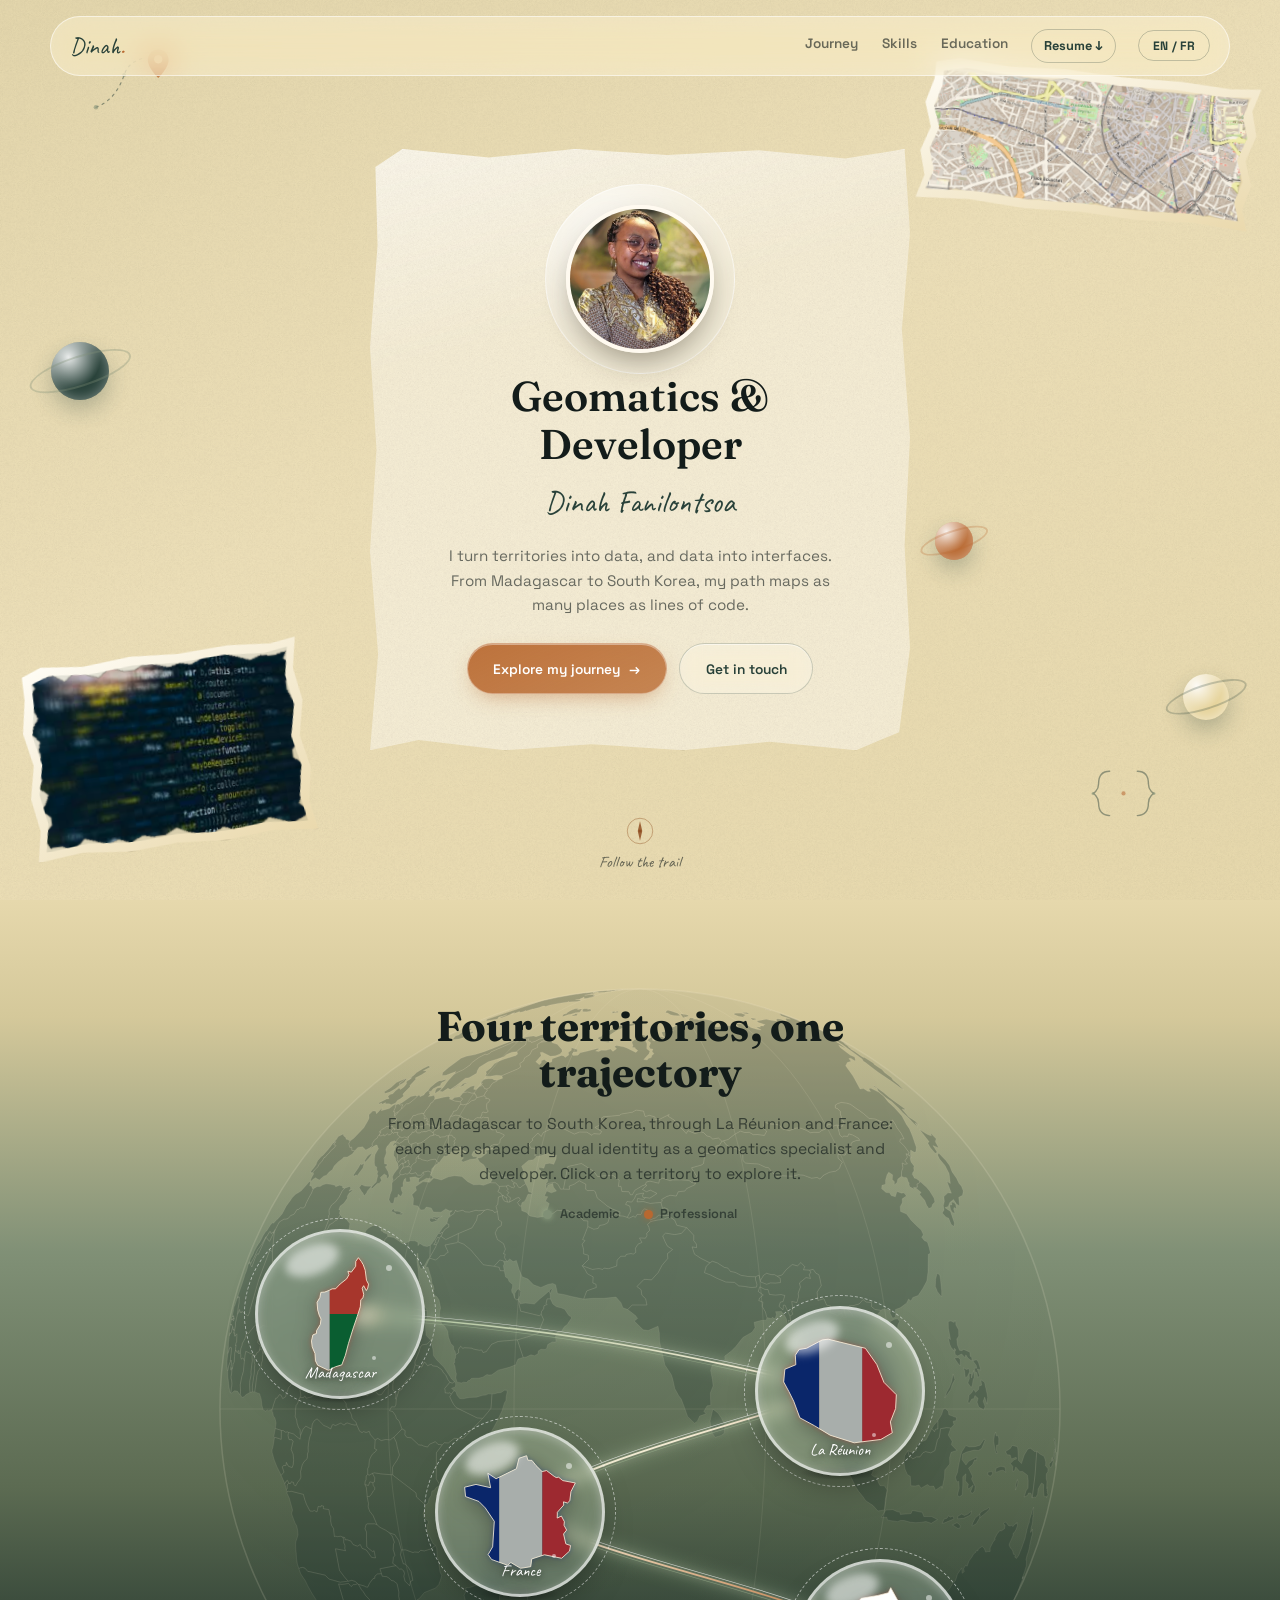
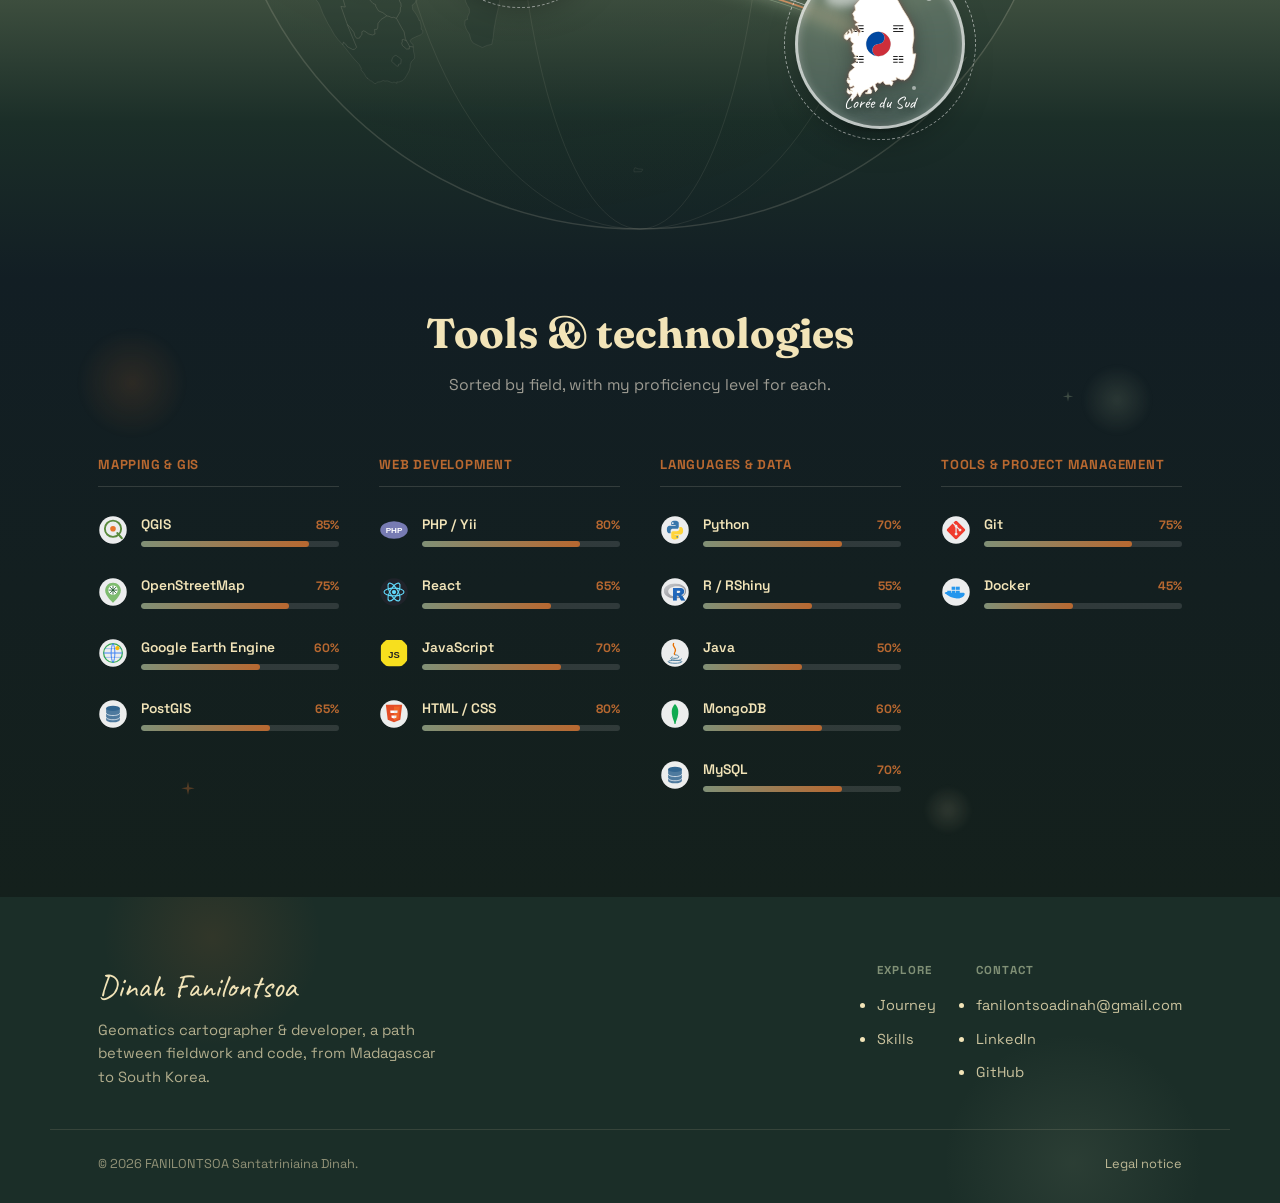
<file: index.html>
<!DOCTYPE html>
<html lang="fr">
<head>
<meta charset="UTF-8">
<meta name="viewport" content="width=device-width, initial-scale=1.0">
<title>Dinah Fanilontsoa, Développeuse &amp; Géomaticienne Cartographe</title>
<meta name="description" content="Portfolio de FANILONTSOA Santatriniaina Dinah, développeuse et géomaticienne cartographe.">

<link rel="icon" type="image/svg+xml" href="assets/images/favicon.svg">

<link rel="preconnect" href="https://fonts.googleapis.com">
<link rel="preconnect" href="https://fonts.gstatic.com" crossorigin>
<link href="https://fonts.googleapis.com/css2?family=Caveat:wght@600;700&amp;family=Fraunces:opsz,wght@9..144,500;9..144,600&amp;family=Space+Grotesk:wght@400;500;600;700&amp;display=swap" rel="stylesheet">

<link rel="stylesheet" href="assets/css/base.css">
<link rel="stylesheet" href="assets/css/header.css">
<link rel="stylesheet" href="assets/css/landing.css">
<link rel="stylesheet" href="assets/css/journey.css">
<link rel="stylesheet" href="assets/css/skills.css">
<link rel="stylesheet" href="assets/css/footer.css">
</head>
<body>

<a href="#main-content" class="skip-link" data-i18n="skip">Aller au contenu principal</a>

<!-- ============================================================
     EN-TÊTE DU SITE : logo, menu de navigation, lien CV,
     bouton de changement de langue (FR/EN)
     ============================================================ -->
<header class="site-header">
  <div class="site-header__bar">
    <a href="#main-content" class="logo">Dinah<span class="logo__dot">.</span></a>
    <div class="site-header__right">
      <nav class="site-header__nav" id="siteNav" aria-label="Navigation principale">
        <a href="#parcours" data-i18n="nav.parcours">Parcours</a>
        <a href="#competences" data-i18n="nav.competences">Compétences</a>
        <a href="formation.html" data-i18n="nav.formation">Formation</a>
      </nav>
      <a href="assets/cv-dinah-fanilontsoa.pdf" class="cv-link" download data-i18n="nav.cv">CV ↓</a>
      <button id="langToggle" class="lang-toggle" aria-label="Changer la langue">FR / EN</button>
      <button id="navToggle" class="nav-toggle" aria-expanded="false" aria-controls="siteNav" aria-label="Ouvrir le menu">
        <span></span><span></span><span></span>
      </button>
    </div>
  </div>
</header>

<main id="main-content">
  <!-- ============================================================
       SECTION HERO (landing) : photo, titre, signature, bio,
       boutons d'action. Animation de papier déchiré + billes
       flottantes en arrière-plan (voir assets/css/landing.css)
       ============================================================ -->
  <section class="hero" aria-label="Présentation">

    <div class="hero__orb hero__orb--1" aria-hidden="true"><div class="hero__orb__inner"></div></div>
    <div class="hero__orb hero__orb--2" aria-hidden="true"><div class="hero__orb__inner"></div></div>
    <div class="hero__orb hero__orb--3" aria-hidden="true"><div class="hero__orb__inner"></div></div>

    <img class="deco-mark deco-mark--pin" src="assets/images/deco-pin.svg" alt="" aria-hidden="true">
    <img class="deco-mark deco-mark--code" src="assets/images/deco-code.svg" alt="" aria-hidden="true">

    <figure class="torn-piece torn-piece--map">
      <div class="torn-piece__frame">
        <img src="assets/images/map-torn.png" alt="" loading="lazy">
      </div>
    </figure>

    <figure class="torn-piece torn-piece--code">
      <div class="torn-piece__frame">
        <img src="assets/images/code-torn.png" alt="" loading="lazy">
      </div>
    </figure>

    <div class="hero__stage">
      <div class="panel-main">
        <button type="button" class="hero__portrait" id="avatarTrigger" aria-haspopup="dialog" aria-label="Voir la photo de Dinah en grand">
          <img src="assets/images/profile-square.jpg" alt="">
          <span class="hero__portrait-hint" aria-hidden="true">Voir en grand</span>
        </button>

        <h1 class="hero__title" data-i18n="hero.eyebrow">Géomaticienne &amp; Développeuse</h1>
        <p class="hero__title-name">Dinah Fanilontsoa</p>
        <p class="hero__bio" data-i18n="hero.bio">
          Je transforme des territoires en données, et des données en interfaces.
          De Madagascar à la Corée du Sud, mon parcours cartographie autant
          de lieux que de lignes de code.
        </p>
        <div class="hero__actions">
          <a href="#parcours" class="btn btn--primary">
            <span data-i18n="hero.cta1">Explorer mon parcours</span>
            <span class="btn__icon" aria-hidden="true">→</span>
          </a>
          <a href="#footer-contact" class="btn btn--ghost" data-i18n="hero.cta2">Me contacter</a>
        </div>
      </div>
    </div>

    <button class="scroll-cue" id="scrollCue" aria-label="Découvrir mon parcours en défilant">
      <span class="scroll-cue__compass" aria-hidden="true">
        <svg viewBox="0 0 40 40" xmlns="http://www.w3.org/2000/svg">
          <circle cx="20" cy="20" r="17" fill="none" stroke="currentColor" stroke-width="1.2" opacity="0.45"/>
          <g class="scroll-cue__needle">
            <path d="M20 7 L23 20 L20 33 L17 20 Z" fill="currentColor" opacity="0.85"/>
          </g>
          <circle cx="20" cy="20" r="2" fill="currentColor"/>
        </svg>
      </span>
      <span class="scroll-cue__label" data-i18n="hero.scroll">Suivre la route</span>
    </button>
  </section>

  <!-- ============================================================
       SECTION PARCOURS : globe en fond, 4 territoires cliquables
       (Madagascar, Réunion, France, Corée). Le clic sur un
       territoire ouvre des bulles-satellites présentant les
       projets réalisés (voir assets/js/journey.js)
       ============================================================ -->
  <section id="parcours" class="journey" aria-label="Mon parcours à travers 4 territoires">
    <img class="journey__globe" src="assets/images/globe-bg.svg" alt="" aria-hidden="true">

    <div class="journey__intro container">
      <h2 class="journey__title" data-i18n="journey.title">Quatre territoires, une trajectoire</h2>
      <p class="journey__lead" data-i18n="journey.lead">
        De Madagascar à la Corée du Sud, en passant par La Réunion et la France :
        chaque étape a façonné ma double identité de géomaticienne et de développeuse.
        Cliquez sur un territoire pour l'explorer.
      </p>
      <p class="journey__legend">
        <span class="journey__legend-item"><span class="journey__legend-dot journey__legend-dot--academique"></span> <span data-i18n="journey.legend.academique">Académique</span></span>
        <span class="journey__legend-item"><span class="journey__legend-dot journey__legend-dot--professionnel"></span> <span data-i18n="journey.legend.professionnel">Professionnel</span></span>
      </p>
    </div>

    <div class="journey__map">
      <svg class="journey__connector" viewBox="0 0 1000 1000" preserveAspectRatio="none" aria-hidden="true">
        <defs>
          <linearGradient id="trailGradient" x1="0%" y1="0%" x2="100%" y2="100%">
            <stop offset="0%" stop-color="#a8c19a"/>
            <stop offset="50%" stop-color="#f4ecd4"/>
            <stop offset="100%" stop-color="#b86830"/>
          </linearGradient>
          <radialGradient id="arrowGlow" cx="30%" cy="50%" r="70%">
            <stop offset="0%" stop-color="#f4ecd4" stop-opacity="0.9"/>
            <stop offset="100%" stop-color="#a8c19a" stop-opacity="0"/>
          </radialGradient>
        </defs>
        <path id="trailPath" class="journey__connector-path journey__connector-path--glow" d="M 200 60 C 420 80, 560 140, 700 200 C 560 280, 420 340, 380 420 C 480 520, 660 560, 740 660" fill="none"/>
        <path class="journey__connector-path journey__connector-path--main" d="M 200 60 C 420 80, 560 140, 700 200 C 560 280, 420 340, 380 420 C 480 520, 660 560, 740 660" fill="none"/>
        <path class="journey__connector-path journey__connector-path--thin-a" d="M 200 60 C 420 80, 560 140, 700 200 C 560 280, 420 340, 380 420 C 480 520, 660 560, 740 660" fill="none"/>
        <path class="journey__connector-path journey__connector-path--thin-b" d="M 200 60 C 420 80, 560 140, 700 200 C 560 280, 420 340, 380 420 C 480 520, 660 560, 740 660" fill="none"/>
        <g id="trailArrow" class="journey__arrow">
          <circle r="26" fill="url(#arrowGlow)"/>
          <path d="M -16,-13 L 18,0 L -16,13 L -8,0 Z" fill="url(#trailGradient)"/>
        </g>
      </svg>

      <!-- ===== Étape 1 : Madagascar ===== -->
      <div class="territory-wrap" style="--stop-x: 20%; --stop-y: 6%;">
        <button type="button" class="territory-stop" data-country="madagascar" aria-expanded="false" aria-controls="sat-madagascar">
          <span class="territory-stop__bubble glass-card">
            <span class="bubble-fleck bubble-fleck--a" aria-hidden="true"></span>
            <span class="bubble-fleck bubble-fleck--b" aria-hidden="true"></span>
            <img class="territory-stop__map" src="assets/images/territories/madagascar.svg" alt="">
            <span class="territory-stop__name">Madagascar</span>
          </span>
          <span class="visually-hidden">Afficher les projets réalisés à Madagascar</span>
        </button>
        <div class="territory-satellites" id="sat-madagascar" hidden></div>
      </div>

      <!-- ===== Étape 2 : La Réunion ===== -->
      <div class="territory-wrap" style="--stop-x: 70%; --stop-y: 20%;">
        <button type="button" class="territory-stop" data-country="reunion" aria-expanded="false" aria-controls="sat-reunion">
          <span class="territory-stop__bubble glass-card">
            <span class="bubble-fleck bubble-fleck--a" aria-hidden="true"></span>
            <span class="bubble-fleck bubble-fleck--b" aria-hidden="true"></span>
            <img class="territory-stop__map" src="assets/images/territories/reunion.svg" alt="">
            <span class="territory-stop__name">La Réunion</span>
          </span>
          <span class="visually-hidden">Afficher le projet réalisé à La Réunion</span>
        </button>
        <div class="territory-satellites" id="sat-reunion" hidden></div>
      </div>

      <!-- ===== Étape 3 : France ===== -->
      <div class="territory-wrap" style="--stop-x: 38%; --stop-y: 42%;">
        <button type="button" class="territory-stop" data-country="france" aria-expanded="false" aria-controls="sat-france">
          <span class="territory-stop__bubble glass-card">
            <span class="bubble-fleck bubble-fleck--a" aria-hidden="true"></span>
            <span class="bubble-fleck bubble-fleck--b" aria-hidden="true"></span>
            <img class="territory-stop__map" src="assets/images/territories/france.svg" alt="">
            <span class="territory-stop__name">France</span>
          </span>
          <span class="visually-hidden">Afficher les projets réalisés en France</span>
        </button>
        <div class="territory-satellites" id="sat-france" hidden></div>
      </div>

      <!-- ===== Étape 4 : Corée du Sud ===== -->
      <div class="territory-wrap" style="--stop-x: 74%; --stop-y: 66%;">
        <button type="button" class="territory-stop" data-country="coree" aria-expanded="false" aria-controls="sat-coree">
          <span class="territory-stop__bubble glass-card">
            <span class="bubble-fleck bubble-fleck--a" aria-hidden="true"></span>
            <span class="bubble-fleck bubble-fleck--b" aria-hidden="true"></span>
            <img class="territory-stop__map" src="assets/images/territories/coree.svg" alt="">
            <span class="territory-stop__name">Corée du Sud</span>
          </span>
          <span class="visually-hidden">Afficher le projet réalisé en Corée du Sud</span>
        </button>
        <div class="territory-satellites" id="sat-coree" hidden></div>
      </div>

    </div>
  </section>

  <!-- ============================================================
       SECTION COMPÉTENCES : outils classés par métier, avec
       barre de progression visible directement (pas besoin de
       cliquer), animée au scroll (voir assets/css/skills.css)
       ============================================================ -->
  <section id="competences" class="skills" aria-label="Outils et technologies maîtrisés">
    <div class="skills__deco" aria-hidden="true">
      <span class="skills__shape skills__shape--1"></span>
      <span class="skills__shape skills__shape--2"></span>
      <span class="skills__shape skills__shape--3"></span>
      <svg class="skills__spark skills__spark--1" viewBox="0 0 24 24"><path d="M12 2 L13.5 9.5 L21 11 L13.5 12.5 L12 20 L10.5 12.5 L3 11 L10.5 9.5 Z"/></svg>
      <svg class="skills__spark skills__spark--2" viewBox="0 0 24 24"><path d="M12 2 L13.5 9.5 L21 11 L13.5 12.5 L12 20 L10.5 12.5 L3 11 L10.5 9.5 Z"/></svg>
    </div>
    <div class="container">
      <div class="skills__intro">
        <h2 class="skills__title" data-i18n="skills.title">Outils &amp; technologies</h2>
        <p class="skills__lead" data-i18n="skills.lead">
          Classés par métier, avec mon niveau de maîtrise pour chacun.
        </p>
      </div>

      <div class="skills__grid">

        <div class="skills__category">
          <h3 class="skills__category-title" data-i18n="skills.cat.gis">Cartographie &amp; SIG</h3>
          <div class="skills__list">
            <div class="skill-item">
              <img class="skill-item__icon" src="assets/images/tools/qgis.svg" alt="">
              <div class="skill-item__info">
                <div class="skill-item__top">
                  <span class="skill-item__name">QGIS</span>
                  <span class="skill-item__level">85%</span>
                </div>
                <div class="skill-item__bar">
                  <div class="skill-item__fill" style="--level: 85%;"></div>
                </div>
              </div>
            </div>
            <div class="skill-item">
              <img class="skill-item__icon" src="assets/images/tools/osm.svg" alt="">
              <div class="skill-item__info">
                <div class="skill-item__top">
                  <span class="skill-item__name">OpenStreetMap</span>
                  <span class="skill-item__level">75%</span>
                </div>
                <div class="skill-item__bar">
                  <div class="skill-item__fill" style="--level: 75%;"></div>
                </div>
              </div>
            </div>
            <div class="skill-item">
              <img class="skill-item__icon" src="assets/images/tools/gee.svg" alt="">
              <div class="skill-item__info">
                <div class="skill-item__top">
                  <span class="skill-item__name">Google Earth Engine</span>
                  <span class="skill-item__level">60%</span>
                </div>
                <div class="skill-item__bar">
                  <div class="skill-item__fill" style="--level: 60%;"></div>
                </div>
              </div>
            </div>
            <div class="skill-item">
              <img class="skill-item__icon" src="assets/images/tools/sgbd.svg" alt="">
              <div class="skill-item__info">
                <div class="skill-item__top">
                  <span class="skill-item__name">PostGIS</span>
                  <span class="skill-item__level">65%</span>
                </div>
                <div class="skill-item__bar">
                  <div class="skill-item__fill" style="--level: 65%;"></div>
                </div>
              </div>
            </div>
          </div>
        </div>

        <div class="skills__category">
          <h3 class="skills__category-title" data-i18n="skills.cat.web">Développement web</h3>
          <div class="skills__list">
            <div class="skill-item">
              <img class="skill-item__icon" src="assets/images/tools/php.svg" alt="">
              <div class="skill-item__info">
                <div class="skill-item__top">
                  <span class="skill-item__name">PHP / Yii</span>
                  <span class="skill-item__level">80%</span>
                </div>
                <div class="skill-item__bar">
                  <div class="skill-item__fill" style="--level: 80%;"></div>
                </div>
              </div>
            </div>
            <div class="skill-item">
              <img class="skill-item__icon" src="assets/images/tools/react.svg" alt="">
              <div class="skill-item__info">
                <div class="skill-item__top">
                  <span class="skill-item__name">React</span>
                  <span class="skill-item__level">65%</span>
                </div>
                <div class="skill-item__bar">
                  <div class="skill-item__fill" style="--level: 65%;"></div>
                </div>
              </div>
            </div>
            <div class="skill-item">
              <img class="skill-item__icon" src="assets/images/tools/javascript.svg" alt="">
              <div class="skill-item__info">
                <div class="skill-item__top">
                  <span class="skill-item__name">JavaScript</span>
                  <span class="skill-item__level">70%</span>
                </div>
                <div class="skill-item__bar">
                  <div class="skill-item__fill" style="--level: 70%;"></div>
                </div>
              </div>
            </div>
            <div class="skill-item">
              <img class="skill-item__icon" src="assets/images/tools/html-css.svg" alt="">
              <div class="skill-item__info">
                <div class="skill-item__top">
                  <span class="skill-item__name">HTML / CSS</span>
                  <span class="skill-item__level">80%</span>
                </div>
                <div class="skill-item__bar">
                  <div class="skill-item__fill" style="--level: 80%;"></div>
                </div>
              </div>
            </div>
          </div>
        </div>

        <div class="skills__category">
          <h3 class="skills__category-title" data-i18n="skills.cat.lang">Langages &amp; données</h3>
          <div class="skills__list">
            <div class="skill-item">
              <img class="skill-item__icon" src="assets/images/tools/python.svg" alt="">
              <div class="skill-item__info">
                <div class="skill-item__top">
                  <span class="skill-item__name">Python</span>
                  <span class="skill-item__level">70%</span>
                </div>
                <div class="skill-item__bar">
                  <div class="skill-item__fill" style="--level: 70%;"></div>
                </div>
              </div>
            </div>
            <div class="skill-item">
              <img class="skill-item__icon" src="assets/images/tools/r.svg" alt="">
              <div class="skill-item__info">
                <div class="skill-item__top">
                  <span class="skill-item__name">R / RShiny</span>
                  <span class="skill-item__level">55%</span>
                </div>
                <div class="skill-item__bar">
                  <div class="skill-item__fill" style="--level: 55%;"></div>
                </div>
              </div>
            </div>
            <div class="skill-item">
              <img class="skill-item__icon" src="assets/images/tools/java.svg" alt="">
              <div class="skill-item__info">
                <div class="skill-item__top">
                  <span class="skill-item__name">Java</span>
                  <span class="skill-item__level">50%</span>
                </div>
                <div class="skill-item__bar">
                  <div class="skill-item__fill" style="--level: 50%;"></div>
                </div>
              </div>
            </div>
            <div class="skill-item">
              <img class="skill-item__icon" src="assets/images/tools/mongodb.svg" alt="">
              <div class="skill-item__info">
                <div class="skill-item__top">
                  <span class="skill-item__name">MongoDB</span>
                  <span class="skill-item__level">60%</span>
                </div>
                <div class="skill-item__bar">
                  <div class="skill-item__fill" style="--level: 60%;"></div>
                </div>
              </div>
            </div>
            <div class="skill-item">
              <img class="skill-item__icon" src="assets/images/tools/sgbd.svg" alt="">
              <div class="skill-item__info">
                <div class="skill-item__top">
                  <span class="skill-item__name">MySQL</span>
                  <span class="skill-item__level">70%</span>
                </div>
                <div class="skill-item__bar">
                  <div class="skill-item__fill" style="--level: 70%;"></div>
                </div>
              </div>
            </div>
          </div>
        </div>

        <div class="skills__category">
          <h3 class="skills__category-title" data-i18n="skills.cat.tools">Outils &amp; gestion de projet</h3>
          <div class="skills__list">
            <div class="skill-item">
              <img class="skill-item__icon" src="assets/images/tools/git.svg" alt="">
              <div class="skill-item__info">
                <div class="skill-item__top">
                  <span class="skill-item__name">Git</span>
                  <span class="skill-item__level">75%</span>
                </div>
                <div class="skill-item__bar">
                  <div class="skill-item__fill" style="--level: 75%;"></div>
                </div>
              </div>
            </div>
            <div class="skill-item">
              <img class="skill-item__icon" src="assets/images/tools/docker.svg" alt="">
              <div class="skill-item__info">
                <div class="skill-item__top">
                  <span class="skill-item__name">Docker</span>
                  <span class="skill-item__level">45%</span>
                </div>
                <div class="skill-item__bar">
                  <div class="skill-item__fill" style="--level: 45%;"></div>
                </div>
              </div>
            </div>
          </div>
        </div>

      </div>
    </div>
  </section>

</main>

<!-- ============================================================
     PIED DE PAGE : signature, liens de navigation, contact,
     copyright et lien vers les mentions légales
     ============================================================ -->
<footer class="site-footer">
  <div class="site-footer__top">
    <div class="site-footer__brand">
      <p class="site-footer__signature" aria-hidden="true">Dinah Fanilontsoa</p>
      <p class="site-footer__tagline" data-i18n="footer.tagline">
        Géomaticienne cartographe &amp; développeuse, un parcours entre
        terrain et code, de Madagascar à la Corée du Sud.
      </p>
    </div>
    <nav class="site-footer__nav" aria-label="Navigation du pied de page">
      <div class="site-footer__col">
        <h3 data-i18n="footer.explore">Explorer</h3>
        <ul>
          <li><a href="#parcours" data-i18n="nav.parcours">Parcours</a></li>
          <li><a href="#competences" data-i18n="nav.competences">Compétences</a></li>
        </ul>
      </div>
      <div class="site-footer__col" id="footer-contact">
        <h3 data-i18n="footer.contact">Contact</h3>
        <ul>
          <li><a href="mailto:fanilontsoadinah@gmail.com">fanilontsoadinah@gmail.com</a></li>
          <li><a href="https://www.linkedin.com/in/dinah-fanilontsoa/" target="_blank" rel="noopener noreferrer">LinkedIn</a></li>
          <li><a href="https://github.com/FANILONTSOASantatriniainaDinah" target="_blank" rel="noopener noreferrer">GitHub</a></li>
        </ul>
      </div>
    </nav>
  </div>
  <div class="site-footer__bottom">
    <p>© 2026 FANILONTSOA Santatriniaina Dinah.</p>
    <a href="mentions-legales.html" data-i18n="footer.legal">Mentions légales</a>
  </div>
</footer>

<dialog id="photoLightbox" class="lightbox" aria-label="Photo de Dinah Fanilontsoa en grand">
  <div class="lightbox__frame">
    <button type="button" class="lightbox__close" id="lightboxClose" aria-label="Fermer">✕</button>
    <img class="lightbox__img" src="assets/images/profile-full.jpg" alt="Portrait de Dinah Fanilontsoa, géomaticienne cartographe et développeuse">
    <div class="lightbox__caption">
      <p class="lightbox__name">Dinah Fanilontsoa</p>
      <p class="lightbox__role">Géomaticienne Cartographe &amp; Développeuse</p>
    </div>
  </div>
</dialog>

<script src="assets/js/i18n-dict.js" defer></script>
<script src="assets/js/i18n.js" defer></script>
<script src="assets/js/header.js" defer></script>
<script src="assets/js/landing.js" defer></script>
<script src="assets/js/lightbox.js" defer></script>
<script src="assets/js/journey.js" defer></script>
</body>
</html>
</file>
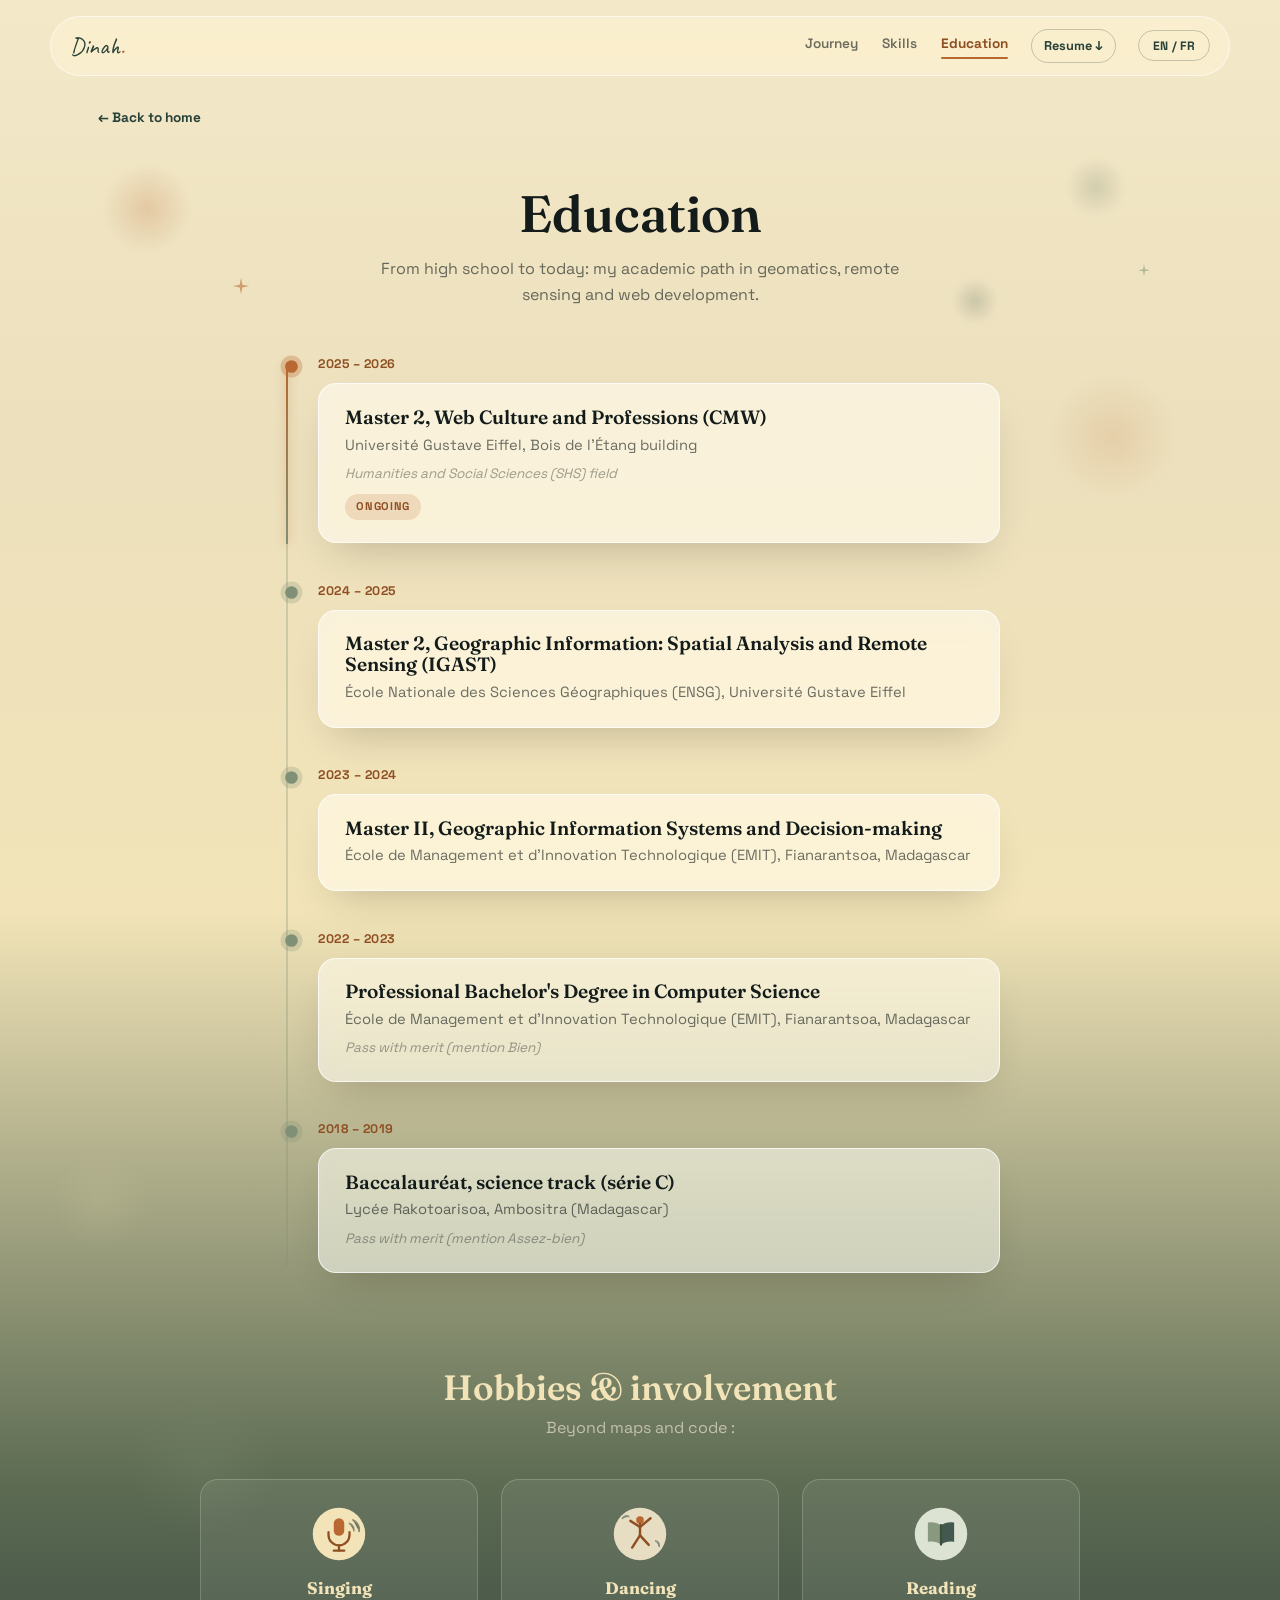
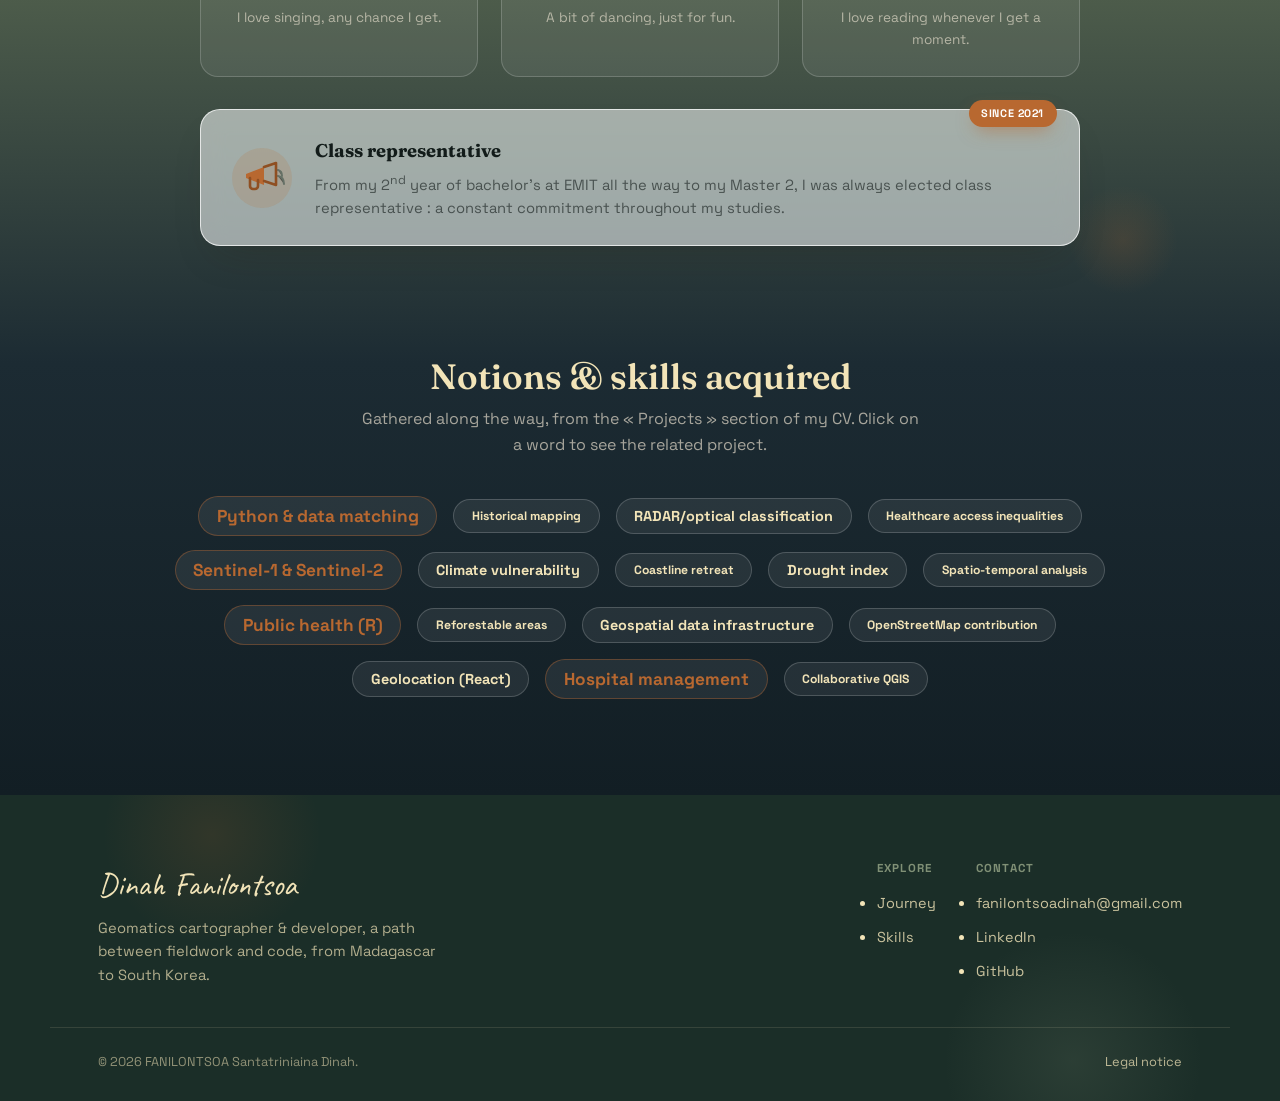
<file: formation.html>
<!DOCTYPE html>
<html lang="fr">
<head>
<meta charset="UTF-8">
<meta name="viewport" content="width=device-width, initial-scale=1.0">

<title>Formation, Dinah Fanilontsoa</title>
<meta name="description" content="Parcours de formation de FANILONTSOA Santatriniaina Dinah, du lycée au Master 2, géomaticienne cartographe et développeuse.">

<link rel="icon" type="image/svg+xml" href="assets/images/favicon.svg">
<link rel="preconnect" href="https://fonts.googleapis.com">
<link rel="preconnect" href="https://fonts.gstatic.com" crossorigin>
<link href="https://fonts.googleapis.com/css2?family=Caveat:wght@600;700&amp;family=Fraunces:opsz,wght@9..144,500;9..144,600&amp;family=Space+Grotesk:wght@400;500;600;700&amp;display=swap" rel="stylesheet">

<link rel="stylesheet" href="assets/css/base.css">
<link rel="stylesheet" href="assets/css/header.css">
<link rel="stylesheet" href="assets/css/project.css">
<link rel="stylesheet" href="assets/css/formation.css">
<link rel="stylesheet" href="assets/css/footer.css">
</head>
<body>

<a href="#main-content" class="skip-link" data-i18n="skip">Aller au contenu principal</a>

<!-- ===== EN-TÊTE (identique aux autres pages, pour rester cohérent) ===== -->
<header class="site-header">
  <div class="site-header__bar">
    <a href="index.html" class="logo">Dinah<span class="logo__dot">.</span></a>
    <div class="site-header__right">
      <nav class="site-header__nav" id="siteNav" aria-label="Navigation principale">
        <a href="index.html#parcours" data-i18n="nav.parcours">Parcours</a>
        <a href="index.html#competences" data-i18n="nav.competences">Compétences</a>
        <a href="formation.html" data-i18n="nav.formation" aria-current="page">Formation</a>
      </nav>
      <a href="assets/cv-dinah-fanilontsoa.pdf" class="cv-link" download data-i18n="nav.cv">CV ↓</a>
      <button id="langToggle" class="lang-toggle" aria-label="Changer la langue">FR / EN</button>
      <button id="navToggle" class="nav-toggle" aria-expanded="false" aria-controls="siteNav" aria-label="Ouvrir le menu">
        <span></span><span></span><span></span>
      </button>
    </div>
  </div>
</header>

<main id="main-content">

  <!-- ===== FIL D'ARIANE ===== -->
  <div class="project-breadcrumb container">
    <a href="index.html" class="project-breadcrumb__link" data-i18n="formation.backlink">← Retour à l'accueil</a>
  </div>

  <!-- ===== EN-TÊTE DE PAGE ===== -->
  <section class="formation-hero">
    <!-- Décor flottant : formes douces façon constellation académique -->
    <div class="formation-hero__deco" aria-hidden="true">
      <span class="formation-hero__shape formation-hero__shape--1"></span>
      <span class="formation-hero__shape formation-hero__shape--2"></span>
      <span class="formation-hero__shape formation-hero__shape--3"></span>
      <svg class="formation-hero__spark formation-hero__spark--1" viewBox="0 0 24 24"><path d="M12 2 L13.5 9.5 L21 11 L13.5 12.5 L12 20 L10.5 12.5 L3 11 L10.5 9.5 Z"/></svg>
      <svg class="formation-hero__spark formation-hero__spark--2" viewBox="0 0 24 24"><path d="M12 2 L13.5 9.5 L21 11 L13.5 12.5 L12 20 L10.5 12.5 L3 11 L10.5 9.5 Z"/></svg>
    </div>
    <div class="container">
      <h1 class="formation-hero__title" data-i18n="formation.title">Formation</h1>
      <p class="formation-hero__lead" data-i18n="formation.lead">
        Du lycée à aujourd'hui : mon parcours académique en géomatique, télédétection et développement web.
      </p>
    </div>
  </section>

  <!-- ===== FRISE DU PARCOURS ACADÉMIQUE =====
       Du plus récent (Master 2 CMW, en cours) au plus ancien
       (baccalauréat). Contenu statique : pas besoin de passer par
       project-data.js, il n'y a qu'une seule page. Révélée au
       scroll + ligne de progression animée (voir assets/js/formation.js). -->
  <section class="formation-timeline">
    <div class="container">
      <ol class="formation-list" id="formationList">
        <li class="formation-list__progress" aria-hidden="true"><span id="formationProgress"></span></li>

        <li class="formation-item formation-item--current">
          <p class="formation-item__period">2025 – 2026</p>
          <div class="formation-item__card glass-card">
            <h2 class="formation-item__degree" data-i18n="formation.cmw.degree">Master 2, Culture et Métiers du Web (CMW)</h2>
            <p class="formation-item__school" data-i18n="formation.cmw.school">Université Gustave Eiffel, Bâtiment Bois de l&rsquo;Étang</p>
            <p class="formation-item__detail" data-i18n="formation.cmw.detail">Domaine Sciences Humaines et Sociales (SHS)</p>
            <span class="formation-item__badge" data-i18n="formation.cmw.badge">En cours</span>
          </div>
        </li>

        <li class="formation-item">
          <p class="formation-item__period">2024 – 2025</p>
          <div class="formation-item__card glass-card">
            <h2 class="formation-item__degree" data-i18n="formation.igast.degree">Master 2, Information Géographique : Analyse Spatiale et Télédétection (IGAST)</h2>
            <p class="formation-item__school" data-i18n="formation.igast.school">École Nationale des Sciences Géographiques (ENSG), Université Gustave Eiffel</p>
          </div>
        </li>

        <li class="formation-item">
          <p class="formation-item__period">2023 – 2024</p>
          <div class="formation-item__card glass-card">
            <h2 class="formation-item__degree" data-i18n="formation.m2sig.degree">Master II, Système d&rsquo;Information Géomatique et Décision</h2>
            <p class="formation-item__school" data-i18n="formation.m2sig.school">École de Management et d&rsquo;Innovation Technologique (EMIT), Fianarantsoa, Madagascar</p>
          </div>
        </li>

        <li class="formation-item">
          <p class="formation-item__period">2022 – 2023</p>
          <div class="formation-item__card glass-card">
            <h2 class="formation-item__degree" data-i18n="formation.licence.degree">Licence professionnelle en Informatique</h2>
            <p class="formation-item__school" data-i18n="formation.licence.school">École de Management et d&rsquo;Innovation Technologique (EMIT), Fianarantsoa, Madagascar</p>
            <p class="formation-item__detail" data-i18n="formation.licence.detail">Mention Bien</p>
          </div>
        </li>

        <li class="formation-item">
          <p class="formation-item__period">2018 – 2019</p>
          <div class="formation-item__card glass-card">
            <h2 class="formation-item__degree" data-i18n="formation.bac.degree">Baccalauréat, série C</h2>
            <p class="formation-item__school" data-i18n="formation.bac.school">Lycée Rakotoarisoa, Ambositra (Madagascar)</p>
            <p class="formation-item__detail" data-i18n="formation.bac.detail">Mention Assez-bien</p>
          </div>
        </li>

      </ol>
    </div>
  </section>

  <!-- ===== CENTRES D'INTÉRÊT & ENGAGEMENT =====
       Trois loisirs (chant, danse, lecture) + un engagement constant
       (déléguée de classe depuis la 2e année de licence jusqu'au
       Master 2), illustrés par des icônes maison (assets/images/hobbies). -->
  <section class="formation-hobbies">
    <div class="container">
      <h2 class="formation-hobbies__title" data-i18n="formation.hobbies.title">Centres d&rsquo;intérêt &amp; engagement</h2>
      <p class="formation-hobbies__lead" data-i18n="formation.hobbies.lead">À côté des cartes et du code :</p>

      <div class="formation-hobbies__grid">
        <div class="hobby-card">
          <img class="hobby-card__icon" src="assets/images/hobbies/singing.svg" alt="">
          <h3 class="hobby-card__title" data-i18n="formation.hobbies.sing.title">Chant</h3>
          <p class="hobby-card__detail" data-i18n="formation.hobbies.sing.detail">J&rsquo;aime chanter, en toute occasion.</p>
        </div>
        <div class="hobby-card">
          <img class="hobby-card__icon" src="assets/images/hobbies/dancing.svg" alt="">
          <h3 class="hobby-card__title" data-i18n="formation.hobbies.dance.title">Danse</h3>
          <p class="hobby-card__detail" data-i18n="formation.hobbies.dance.detail">Un peu de danse, pour le plaisir.</p>
        </div>
        <div class="hobby-card">
          <img class="hobby-card__icon" src="assets/images/hobbies/reading.svg" alt="">
          <h3 class="hobby-card__title" data-i18n="formation.hobbies.reading.title">Lecture</h3>
          <p class="hobby-card__detail" data-i18n="formation.hobbies.reading.detail">J&rsquo;aime lire, dès que j&rsquo;ai un moment.</p>
        </div>
      </div>

      <div class="engagement-card glass-card">
        <img class="engagement-card__icon" src="assets/images/hobbies/delegate.svg" alt="">
        <div class="engagement-card__body">
          <h3 class="engagement-card__title" data-i18n="formation.engagement.title">Déléguée de classe</h3>
          <p class="engagement-card__detail" data-i18n="formation.engagement.detail">
            De la 2<sup>e</sup> année de licence à l&rsquo;EMIT jusqu&rsquo;au Master 2, j&rsquo;ai
            toujours été déléguée de ma classe : un engagement constant tout au long de mon parcours.
          </p>
        </div>
        <span class="engagement-card__badge" data-i18n="formation.engagement.badge">Depuis 2021</span>
      </div>
    </div>
  </section>

  <!-- ===== NUAGE DE MOTS : notions & compétences acquises =====
       Mots tirés de la section "Projets réalisés" de mon CV (page 2).
       Cliquer sur un mot ouvre une fenêtre affichant la phrase exacte
       du CV correspondante (voir data-cv / data-cv-en + formation.js). -->
  <section class="formation-wordcloud">
    <div class="container">
      <h2 class="formation-wordcloud__title" data-i18n="formation.wordcloud.title">Notions &amp; compétences acquises</h2>
      <p class="formation-wordcloud__lead" data-i18n="formation.wordcloud.lead">
        Glanées au fil de mes projets, dans la section « Projets réalisés » de mon CV. Cliquez
        sur un mot pour voir le projet associé.
      </p>

      <div class="word-cloud" id="wordCloud">
        <button type="button" class="word-cloud__word word-cloud__word--lg" data-i18n="formation.cv1.word"
          data-cv="Fusion des bases BDTopo et CampToCamp à l&rsquo;aide de Python pour l&rsquo;analyse spatiale et l&rsquo;appariement de données."
          data-cv-en="Merging the BDTopo and CampToCamp databases using Python for spatial analysis and data matching.">Python &amp; appariement de données</button>

        <button type="button" class="word-cloud__word word-cloud__word--sm" data-i18n="formation.cv2.word"
          data-cv="Apparition des îlots parisiens de 1785 à aujourd&rsquo;hui en exploitant plusieurs sources historiques comme le Plan de Verniquet, le cadastre Vasserot et les îlots APUR."
          data-cv-en="Tracking Parisian city blocks from 1785 to today using several historical sources such as the Plan de Verniquet, the Vasserot cadastre and the APUR city blocks.">Cartographie historique</button>

        <button type="button" class="word-cloud__word word-cloud__word--md" data-i18n="formation.cv3.word"
          data-cv="Intégration des images RADAR et optiques pour classifier l&rsquo;occupation du sol en Guyane."
          data-cv-en="Integrating RADAR and optical imagery to classify land cover in French Guiana.">Classification RADAR/optique</button>

        <button type="button" class="word-cloud__word word-cloud__word--sm" data-i18n="formation.cv4.word"
          data-cv="Étude des inégalités spatiales dans l&rsquo;accès aux soins d&rsquo;urgence en Auvergne-Rhône-Alpes."
          data-cv-en="Study of spatial inequalities in access to emergency care in Auvergne-Rhône-Alpes.">Inégalités d&rsquo;accès aux soins</button>

        <button type="button" class="word-cloud__word word-cloud__word--lg" data-i18n="formation.cv5.word"
          data-cv="Combinaison des données Sentinel-1 et Sentinel-2 pour la prédiction de sites archéologiques."
          data-cv-en="Combining Sentinel-1 and Sentinel-2 data to predict archaeological sites.">Sentinel-1 &amp; Sentinel-2</button>

        <button type="button" class="word-cloud__word word-cloud__word--md" data-i18n="formation.cv6.word"
          data-cv="Analyse de la vulnérabilité et de l&rsquo;exposition aux aléas climatiques avec RESALLIENCE."
          data-cv-en="Analysis of vulnerability and exposure to climate hazards with RESALLIENCE.">Vulnérabilité climatique</button>

        <button type="button" class="word-cloud__word word-cloud__word--sm" data-i18n="formation.cv7.word"
          data-cv="Estimation du recul du trait de côte en France en utilisant PostGIS."
          data-cv-en="Estimating coastline retreat in France using PostGIS.">Recul du trait de côte</button>

        <button type="button" class="word-cloud__word word-cloud__word--md" data-i18n="formation.cv8.word"
          data-cv="Cartographie de l&rsquo;évapotranspiration des cultures et calcul d&rsquo;un indice de sécheresse au Maroc."
          data-cv-en="Mapping crop evapotranspiration and calculating a drought index in Morocco.">Indice de sécheresse</button>

        <button type="button" class="word-cloud__word word-cloud__word--sm" data-i18n="formation.cv9.word"
          data-cv="Traitement et analyse des données de précipitations avec SpagoBI pour une approche spatio-temporelle."
          data-cv-en="Processing and analyzing rainfall data with SpagoBI for a spatio-temporal approach.">Analyse spatio-temporelle</button>

        <button type="button" class="word-cloud__word word-cloud__word--lg" data-i18n="formation.cv10.word"
          data-cv="Étude du dépistage du VIH chez les MSM à Madagascar (2015-2016) avec R pour une analyse en santé publique."
          data-cv-en="Study of HIV screening among MSM in Madagascar (2015-2016) using R for a public health analysis.">Santé publique (R)</button>

        <button type="button" class="word-cloud__word word-cloud__word--sm" data-i18n="formation.cv11.word"
          data-cv="Analyse et cartographie des zones reboisables du district d&rsquo;Ambalavao depuis 1990."
          data-cv-en="Analysis and mapping of reforestable areas in the Ambalavao district since 1990.">Zones reboisables</button>

        <button type="button" class="word-cloud__word word-cloud__word--md" data-i18n="formation.cv12.word"
          data-cv="Mise en place d&rsquo;une infrastructure de diffusion des données hydrologiques avec GeoNetwork et GeoServer."
          data-cv-en="Setting up a hydrological data distribution infrastructure with GeoNetwork and GeoServer.">Infrastructure de données (IDG)</button>

        <button type="button" class="word-cloud__word word-cloud__word--sm" data-i18n="formation.cv13.word"
          data-cv="Contribution et actualisation des données cartographiques sur OpenStreetMap au sein du campus."
          data-cv-en="Contributing to and updating OpenStreetMap mapping data on campus.">Contribution OpenStreetMap</button>

        <button type="button" class="word-cloud__word word-cloud__word--md" data-i18n="formation.cv14.word"
          data-cv="Développement d&rsquo;une application de géolocalisation des restaurants et parcs d&rsquo;attractions avec React et OpenStreetMap."
          data-cv-en="Development of a geolocation app for restaurants and amusement parks with React and OpenStreetMap.">Géolocalisation (React)</button>

        <button type="button" class="word-cloud__word word-cloud__word--lg" data-i18n="formation.cv15.word"
          data-cv="Création d&rsquo;une application de gestion hospitalière pour le CHU de Fianarantsoa, incluant la comptabilité des matières et la prise de rendez-vous en ligne."
          data-cv-en="Creation of a hospital management application for the CHU of Fianarantsoa, including materials accounting and online appointment booking.">Gestion hospitalière</button>

        <button type="button" class="word-cloud__word word-cloud__word--sm" data-i18n="formation.cv16.word"
          data-cv="Travail en équipe sur QGIS en environnement multi-utilisateurs, avec PostgreSQL/PostGIS pour un système de saisie collaborative."
          data-cv-en="Teamwork on QGIS in a multi-user environment, with PostgreSQL/PostGIS for a collaborative data entry system.">QGIS collaboratif</button>
      </div>
    </div>
  </section>

</main>

<!-- ===== FENÊTRE "EXTRAIT DU CV" =====
     Ouverte au clic sur un mot du nuage (voir assets/js/formation.js). -->
<dialog id="cvQuoteDialog" class="cv-quote-dialog" aria-label="Extrait du CV">
  <div class="cv-quote-dialog__frame">
    <button type="button" class="cv-quote-dialog__close" id="cvQuoteDialogClose" aria-label="Fermer">✕</button>
    <p class="cv-quote-dialog__kicker" data-i18n="formation.wordcloud.kicker">Tel qu&rsquo;écrit dans mon CV</p>
    <p class="cv-quote-dialog__text" id="cvQuoteDialogText"></p>
  </div>
</dialog>

<!-- ===== PIED DE PAGE (identique aux autres pages) ===== -->
<footer class="site-footer">
  <div class="site-footer__top">
    <div class="site-footer__brand">
      <p class="site-footer__signature" aria-hidden="true">Dinah Fanilontsoa</p>
      <p class="site-footer__tagline" data-i18n="footer.tagline">
        Géomaticienne cartographe &amp; développeuse, un parcours entre
        terrain et code, de Madagascar à la Corée du Sud.
      </p>
    </div>
    <nav class="site-footer__nav" aria-label="Navigation du pied de page">
      <div class="site-footer__col">
        <h3 data-i18n="footer.explore">Explorer</h3>
        <ul>
          <li><a href="index.html#parcours" data-i18n="nav.parcours">Parcours</a></li>
          <li><a href="index.html#competences" data-i18n="nav.competences">Compétences</a></li>
        </ul>
      </div>
      <div class="site-footer__col" id="footer-contact">
        <h3 data-i18n="footer.contact">Contact</h3>
        <ul>
          <li><a href="mailto:fanilontsoadinah@gmail.com">fanilontsoadinah@gmail.com</a></li>
          <li><a href="https://www.linkedin.com" target="_blank" rel="noopener noreferrer">LinkedIn</a></li>
          <li><a href="https://github.com" target="_blank" rel="noopener noreferrer">GitHub</a></li>
        </ul>
      </div>
    </nav>
  </div>
  <div class="site-footer__bottom">
    <p>© 2026 FANILONTSOA Santatriniaina Dinah.</p>
    <a href="mentions-legales.html" data-i18n="footer.legal">Mentions légales</a>
  </div>
</footer>

<script src="assets/js/i18n-dict.js" defer></script>
<script src="assets/js/i18n.js" defer></script>
<script src="assets/js/header.js" defer></script>
<script src="assets/js/formation.js" defer></script>
</body>
</html>
</file>
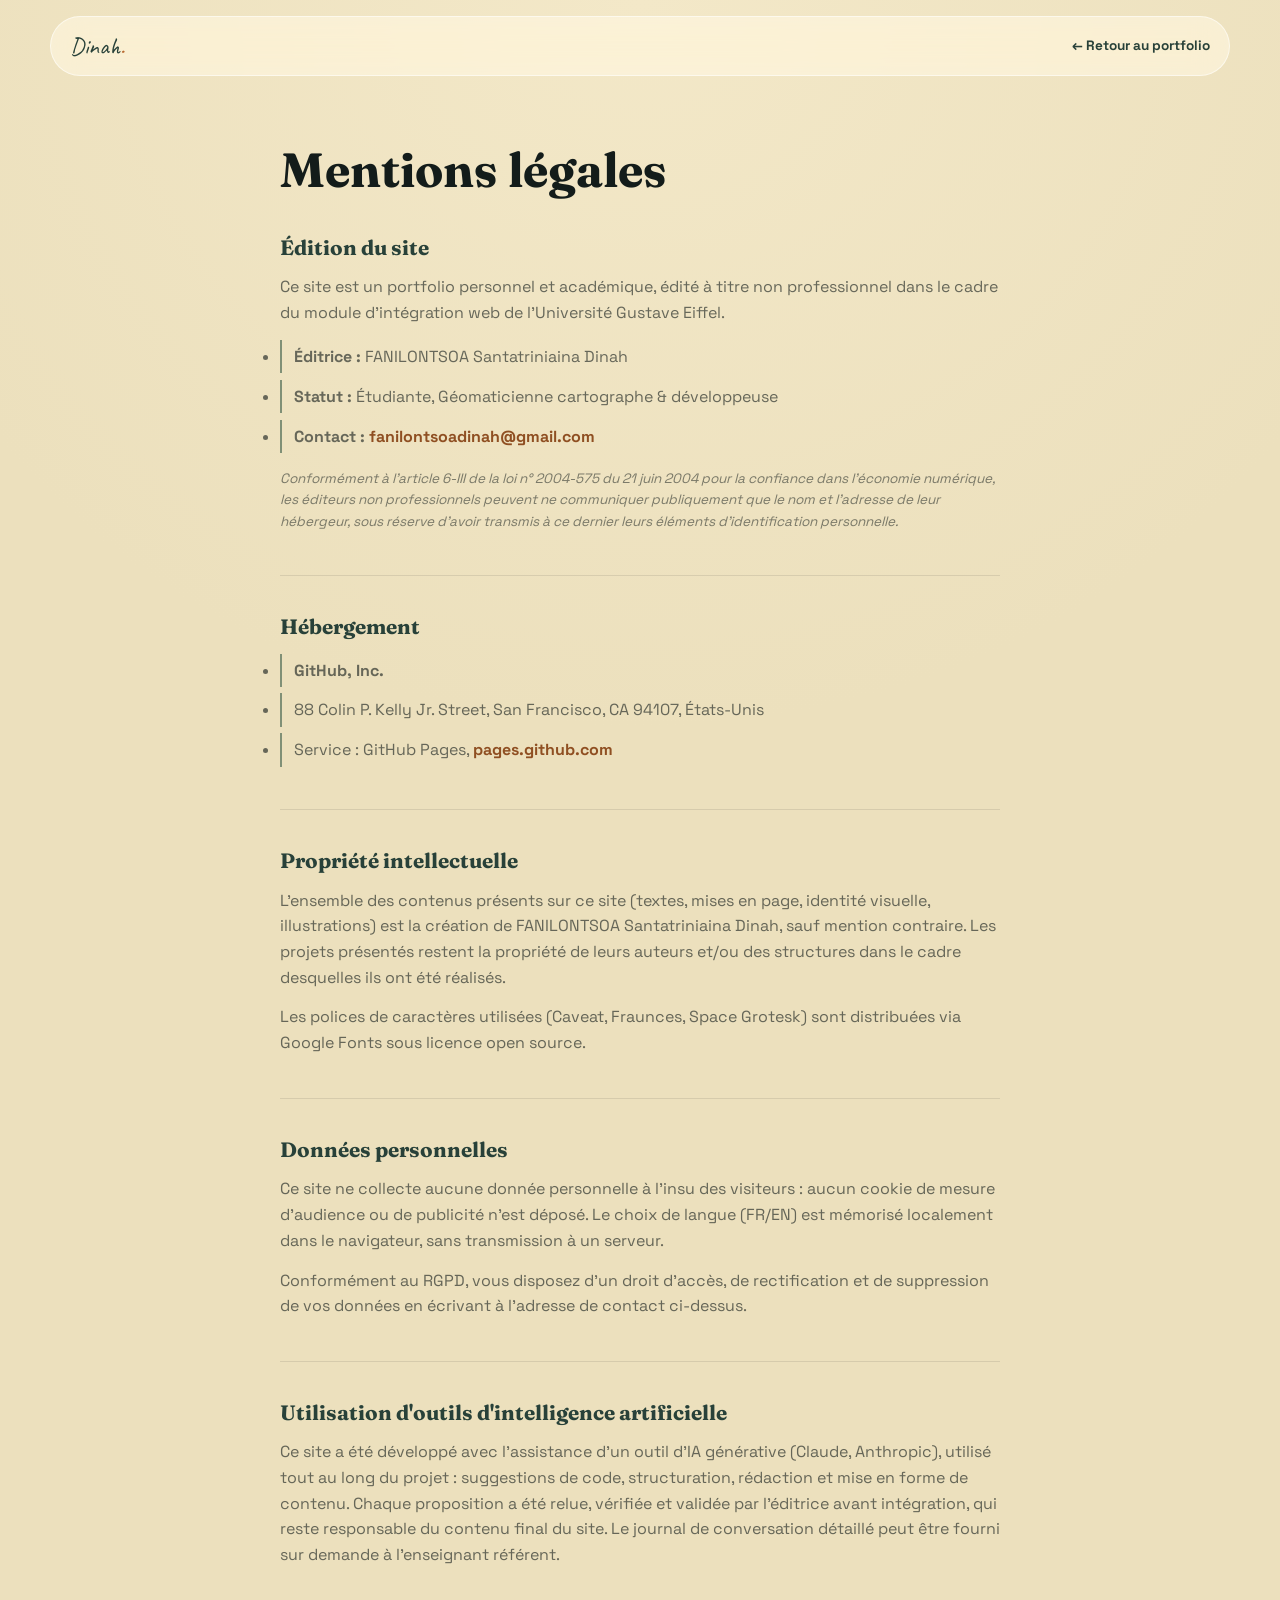
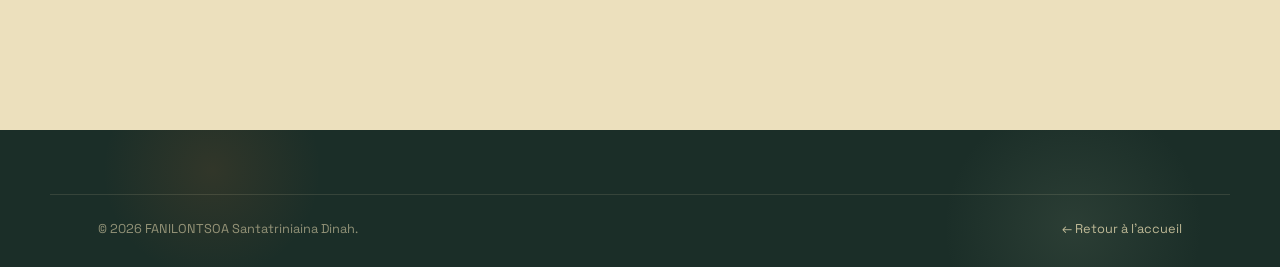
<file: mentions-legales.html>
<!DOCTYPE html>
<html lang="fr">
<head>
<meta charset="UTF-8">
<meta name="viewport" content="width=device-width, initial-scale=1.0">
<title>Mentions légales, Dinah Fanilontsoa</title>
<meta name="robots" content="noindex, follow">

<link rel="icon" type="image/svg+xml" href="assets/images/favicon.svg">
<link rel="preconnect" href="https://fonts.googleapis.com">
<link rel="preconnect" href="https://fonts.gstatic.com" crossorigin>
<link href="https://fonts.googleapis.com/css2?family=Caveat:wght@600;700&amp;family=Fraunces:opsz,wght@9..144,500;9..144,600&amp;family=Space+Grotesk:wght@400;500;600;700&amp;display=swap" rel="stylesheet">

<link rel="stylesheet" href="assets/css/base.css">
<link rel="stylesheet" href="assets/css/header.css">
<link rel="stylesheet" href="assets/css/legal.css">
<link rel="stylesheet" href="assets/css/footer.css">
</head>
<body>

<a href="#main-content" class="skip-link">Aller au contenu principal</a>

<header class="site-header site-header--static">
  <div class="site-header__bar">
    <a href="index.html" class="logo">Dinah<span class="logo__dot">.</span></a>
    <a href="index.html" class="back-link">← Retour au portfolio</a>
  </div>
</header>

<main id="main-content" class="legal-page">
  <div class="legal-page__inner">
    <h1 class="legal-page__title">Mentions légales</h1>

    <section class="legal-block">
      <h2>Édition du site</h2>
      <p>Ce site est un portfolio personnel et académique, édité à titre non professionnel dans le cadre du module d'intégration web de l'Université Gustave Eiffel.</p>
      <ul class="legal-list">
        <li><strong>Éditrice :</strong> FANILONTSOA Santatriniaina Dinah</li>
        <li><strong>Statut :</strong> Étudiante, Géomaticienne cartographe &amp; développeuse</li>
        <li><strong>Contact :</strong> <a href="mailto:fanilontsoadinah@gmail.com">fanilontsoadinah@gmail.com</a></li>
      </ul>
      <p class="legal-note">Conformément à l'article 6-III de la loi n° 2004-575 du 21 juin 2004 pour la confiance dans l'économie numérique, les éditeurs non professionnels peuvent ne communiquer publiquement que le nom et l'adresse de leur hébergeur, sous réserve d'avoir transmis à ce dernier leurs éléments d'identification personnelle.</p>
    </section>

    <section class="legal-block">
      <h2>Hébergement</h2>
      <ul class="legal-list">
        <li><strong>GitHub, Inc.</strong></li>
        <li>88 Colin P. Kelly Jr. Street, San Francisco, CA 94107, États-Unis</li>
        <li>Service : GitHub Pages, <a href="https://pages.github.com" target="_blank" rel="noopener noreferrer">pages.github.com</a></li>
      </ul>
    </section>

    <section class="legal-block">
      <h2>Propriété intellectuelle</h2>
      <p>L'ensemble des contenus présents sur ce site (textes, mises en page, identité visuelle, illustrations) est la création de FANILONTSOA Santatriniaina Dinah, sauf mention contraire. Les projets présentés restent la propriété de leurs auteurs et/ou des structures dans le cadre desquelles ils ont été réalisés.</p>
      <p>Les polices de caractères utilisées (Caveat, Fraunces, Space Grotesk) sont distribuées via Google Fonts sous licence open source.</p>
    </section>

    <section class="legal-block">
      <h2>Données personnelles</h2>
      <p>Ce site ne collecte aucune donnée personnelle à l'insu des visiteurs : aucun cookie de mesure d'audience ou de publicité n'est déposé. Le choix de langue (FR/EN) est mémorisé localement dans le navigateur, sans transmission à un serveur.</p>
      <p>Conformément au RGPD, vous disposez d'un droit d'accès, de rectification et de suppression de vos données en écrivant à l'adresse de contact ci-dessus.</p>
    </section>

    <section class="legal-block">
      <h2>Utilisation d'outils d'intelligence artificielle</h2>
      <p>Ce site a été développé avec l'assistance d'un outil d'IA générative (Claude, Anthropic), utilisé tout au long du projet : suggestions de code, structuration, rédaction et mise en forme de contenu. Chaque proposition a été relue, vérifiée et validée par l'éditrice avant intégration, qui reste responsable du contenu final du site. Le journal de conversation détaillé peut être fourni sur demande à l'enseignant référent.</p>
    </section>
  </div>
</main>

<footer class="site-footer">
  <div class="site-footer__bottom">
    <p>© 2026 FANILONTSOA Santatriniaina Dinah.</p>
    <a href="index.html">← Retour à l'accueil</a>
  </div>
</footer>

</body>
</html>
</file>
<file: assets/css/base.css>
:root {
  --emerald: #284139;
  --emerald-deep: #1b2e28;
  --wasabi: #809076;
  --khaki: #f2e4b8;
  --khaki-deep: #e6d39a;
  --earth: #b86830;
  --earth-deep: #8f4f22;
  --noir: #131c1a;

  --bg: #ece0bd;
  --bg-soft: #f3e8c8;

  /* Teinte secondaire "nuit de carte ancienne" pour la section parcours */
  --night: #1c2b33;
  --night-deep: #121e24;
  --night-glass: rgba(255, 255, 255, 0.07);
  --night-glass-strong: rgba(255, 255, 255, 0.12);
  --night-border: rgba(255, 255, 255, 0.18);

  --glass-fill: rgba(255, 250, 235, 0.38);
  --glass-fill-strong: rgba(255, 250, 235, 0.55);
  --glass-border: rgba(255, 255, 255, 0.55);
  --glass-shadow: rgba(40, 65, 57, 0.25);

  --ink: var(--noir);
  --ink-dim: rgba(19, 28, 26, 0.62);
  --ink-faint: rgba(19, 28, 26, 0.4);

  --font-signature: "Caveat", cursive;
  --font-display: "Fraunces", serif;
  --font-mono: "Space Grotesk", monospace;

  --fs-hero: clamp(2.6rem, 6.4vw, 5rem);
  --ease: cubic-bezier(0.16, 1, 0.3, 1);
}

* { box-sizing: border-box; margin: 0; padding: 0; }
html { scroll-behavior: smooth; }
@media (prefers-reduced-motion: reduce) {
  *, *::before, *::after { animation-duration: .01ms !important; transition-duration: .01ms !important; }
}

body {
  font-family: var(--font-mono);
  color: var(--ink);
  background: var(--bg);
  line-height: 1.6;
  overflow-x: hidden;
}

img, svg { max-width: 100%; display: block; }
a { color: inherit; text-decoration: none; }
button { font-family: inherit; border: none; background: none; cursor: pointer; color: inherit; }

h1, h2 { font-family: var(--font-display); line-height: 1.1; color: var(--ink); }

a:focus-visible, button:focus-visible {
  outline: 2px solid var(--earth);
  outline-offset: 3px;
}

.visually-hidden {
  position: absolute; width: 1px; height: 1px; overflow: hidden;
  clip: rect(0 0 0 0); white-space: nowrap;
}

.skip-link {
  position: absolute; left: -999px; top: 0;
  background: var(--earth); color: var(--khaki);
  padding: .75rem 1.25rem; z-index: 1000; font-weight: 600;
}
.skip-link:focus { left: 0; }

/* ============================================================
   CORRECTIF GLOBAL : .container est utilisée dans plusieurs pages
   du site (projet.html, index.html...) mais n'était définie dans
   AUCUN fichier CSS — d'où du contenu collé au bord de l'écran sur
   grand écran à certains endroits. Définie ici une bonne fois pour
   toutes, dans le fichier de base partagé par tout le site.
   ============================================================ */
.container {
  max-width: 1180px;
  margin-inline: auto;
  padding-inline: clamp(1.25rem, 5vw, 3rem);
}
</file>
<file: assets/css/header.css>
.site-header {
  position: fixed; top: 0; left: 0; right: 0; z-index: 50;
  padding: 1rem clamp(1rem, 4vw, 2.5rem);
}
.site-header__bar {
  position: relative;
  max-width: 1180px; margin-inline: auto;
  display: flex; align-items: center; justify-content: space-between;
  padding: .6rem 1.2rem;
  background: var(--glass-fill);
  border: 1px solid var(--glass-border);
  border-radius: 999px;
  backdrop-filter: blur(16px) saturate(140%);
  -webkit-backdrop-filter: blur(16px) saturate(140%);
  transition: border-radius .3s var(--ease);
}
.logo { font-family: var(--font-signature); font-size: 1.5rem; color: var(--emerald); }
.logo__dot { color: var(--earth); }

.site-header__right { display: flex; align-items: center; gap: 1.4rem; position: relative; }

.site-header__nav { display: flex; gap: 1.5rem; align-items: center; }
.site-header__nav a {
  position: relative;
  font-size: .85rem;
  font-weight: 600;
  color: var(--ink-dim);
  padding-bottom: .3rem;
  transition: color .2s;
}
.site-header__nav a::after {
  content: "";
  position: absolute;
  left: 0; right: 100%; bottom: 0;
  height: 2px;
  border-radius: 2px;
  background: var(--earth);
  transition: right .3s var(--ease);
}
.site-header__nav a:hover { color: var(--earth-deep); }
.site-header__nav a:hover::after,
.site-header__nav a:focus-visible::after,
.site-header__nav a[aria-current="page"]::after {
  right: 0;
}
.site-header__nav a[aria-current="page"] { color: var(--earth-deep); font-weight: 700; }

.cv-link {
  font-size: .8rem !important;
  font-weight: 700 !important;
  padding: .35rem .75rem;
  border: 1px solid rgba(40,65,57,.25);
  border-radius: 999px;
  color: var(--emerald) !important;
  transition: background .2s, border-color .2s, transform .2s;
  flex-shrink: 0;
}
.cv-link:hover, .cv-link:focus-visible {
  background: rgba(40,65,57,.08);
  border-color: var(--emerald);
  transform: translateY(-1px);
}

/* ---------- Bouton hamburger (mobile uniquement) ---------- */
.nav-toggle {
  display: none;
  flex-direction: column;
  justify-content: center;
  align-items: center;
  gap: 5px;
  width: 32px;
  height: 28px;
  flex-shrink: 0;
}
.nav-toggle span {
  display: block;
  width: 100%;
  height: 2px;
  border-radius: 2px;
  background: var(--emerald);
  transition: transform .3s var(--ease), opacity .3s var(--ease);
}
.nav-toggle[aria-expanded="true"] span:nth-child(1) { transform: translateY(7px) rotate(45deg); }
.nav-toggle[aria-expanded="true"] span:nth-child(2) { opacity: 0; }
.nav-toggle[aria-expanded="true"] span:nth-child(3) { transform: translateY(-7px) rotate(-45deg); }

@media (max-width: 640px) {
  .site-header__right { gap: .6rem; }

  .nav-toggle { display: flex; }

  /* Le menu devient un panneau qui se déplie sous la pilule du header */
  .site-header__nav {
    position: absolute;
    top: calc(100% + .9rem);
    right: 0;
    flex-direction: column;
    align-items: stretch;
    gap: .15rem;
    min-width: 200px;
    padding: .6rem;
    background: var(--glass-fill-strong);
    border: 1px solid var(--glass-border);
    border-radius: 20px;
    backdrop-filter: blur(18px) saturate(150%);
    -webkit-backdrop-filter: blur(18px) saturate(150%);
    box-shadow: 0 24px 44px -18px rgba(40,30,15,.4);
    opacity: 0;
    visibility: hidden;
    transform: translateY(-10px) scale(.97);
    pointer-events: none;
    transition: opacity .25s var(--ease), transform .25s var(--ease), visibility .25s;
  }
  .site-header__nav.is-open {
    opacity: 1;
    visibility: visible;
    transform: translateY(0) scale(1);
    pointer-events: auto;
  }
  .site-header__nav a {
    padding: .75rem .9rem;
    border-radius: 12px;
  }
  .site-header__nav a::after { display: none; }
  .site-header__nav a:hover, .site-header__nav a:focus-visible {
    background: rgba(40,65,57,.08);
  }
  .site-header__nav a[aria-current="page"] {
    background: rgba(184,104,48,.12);
  }

  .cv-link { font-size: .72rem !important; padding: .3rem .6rem; }
  .logo { font-size: 1.3rem; }
}
</file>
<file: assets/css/landing.css>
/* ============================================================
   LANDING v6 — Affinage : boutons, billes-planètes, déco
   carto/dev, photo au hover, animations de scroll.
   ============================================================ */

.hero {
  position: relative;
  min-height: 100vh;
  display: flex;
  align-items: center;
  background: linear-gradient(155deg, #e3d6ac 0%, #ecdfb8 45%, #e6d8ac 100%);
  overflow: hidden;
}

.hero::before {
  content: "";
  position: absolute;
  inset: 0;
  background-image: url("../images/paper-grain.png");
  background-size: 280px 280px;
  opacity: 0.4;
  mix-blend-mode: multiply;
  pointer-events: none;
  z-index: 0;
}

/* ---------- Billes "planètes" : agrandies, avec anneau ---------- */
.hero__orb {
  position: absolute;
  z-index: 5;
  width: var(--orb-size, 24px);
  height: var(--orb-size, 24px);
}

.hero__orb__inner {
  position: relative;
  width: 100%;
  height: 100%;
  border-radius: 50%;
  animation: orbFloat 8s var(--ease) infinite;
}

.hero__orb__inner::before {
  content: "";
  position: absolute;
  inset: 0;
  border-radius: 50%;
  background: radial-gradient(circle at 30% 26%, rgba(255,255,255,.9), rgba(255,255,255,0) 55%), var(--planet-color, var(--khaki-deep));
  box-shadow: 0 10px 22px rgba(40,65,57,.28), inset 0 0 14px rgba(255,255,255,.4);
}

.hero__orb__inner::after {
  content: "";
  position: absolute;
  left: 50%; top: 50%;
  width: 175%; height: 46%;
  border: 2px solid var(--planet-ring, rgba(40,65,57,.35));
  border-radius: 50%;
  transform: translate(-50%, -50%) rotate(-18deg);
  opacity: 0.6;
}

.hero__orb--1 { --orb-size: 58px; top: 38%; left: 4%; --planet-color: var(--emerald); --planet-ring: rgba(128,144,118,.55); }
.hero__orb--1 .hero__orb__inner { animation-delay: 0s; }
.hero__orb--2 { --orb-size: 38px; top: 58%; right: 24%; --planet-color: var(--earth); --planet-ring: rgba(184,104,48,.45); }
.hero__orb--2 .hero__orb__inner { animation-delay: 1.2s; }
.hero__orb--3 { --orb-size: 46px; bottom: 20%; right: 4%; --planet-color: var(--khaki-deep); --planet-ring: rgba(40,65,57,.4); }
.hero__orb--3 .hero__orb__inner { animation-delay: 0.6s; }
.hero__orb--3 .hero__orb__inner::before { box-shadow: 0 10px 22px rgba(40,65,57,.28), inset 0 0 14px rgba(255,255,255,.55); }

@keyframes orbFloat {
  0%, 100% { transform: translateY(0) rotate(0deg); }
  50% { transform: translateY(-16px) rotate(4deg); }
}

.hero__stage {
  position: relative;
  z-index: 2;
  width: 100%;
  max-width: 1180px;
  margin-inline: auto;
  padding: clamp(1.25rem, 5vw, 3rem);
  min-height: 88vh;
  display: grid;
  place-items: center;
}

/* ---------- Pièces de papier déchiré : carte / code ---------- */
.torn-piece {
  position: absolute;
  z-index: 3;
  padding: 9px;
  background: linear-gradient(155deg, #fffdf6, #ead9ad);
  filter: drop-shadow(0 18px 30px rgba(40,30,15,0.3));
  transition: transform .4s var(--ease), filter .4s var(--ease);
  clip-path: polygon(
    2% 4%, 9% 0%, 24% 2.2%, 41% 0%, 58% 1.6%, 76% 0.3%, 91% 2%, 100% 0%,
    98% 16%, 100% 33%, 97.5% 51%, 100% 68%, 98% 85%, 100% 100%,
    84% 97.8%, 67% 100%, 50% 98.4%, 33% 100%, 16% 97.6%, 0% 100%,
    2% 84%, 0% 67%, 2.4% 50%, 0% 33%, 2% 16%
  );
}

.torn-piece:hover {
  filter: drop-shadow(0 22px 36px rgba(40,30,15,0.36));
}

.torn-piece__frame {
  position: relative;
  overflow: hidden;
  isolation: isolate;
  clip-path: polygon(
    2% 4%, 9% 0%, 24% 2.2%, 41% 0%, 58% 1.6%, 76% 0.3%, 91% 2%, 100% 0%,
    98% 16%, 100% 33%, 97.5% 51%, 100% 68%, 98% 85%, 100% 100%,
    84% 97.8%, 67% 100%, 50% 98.4%, 33% 100%, 16% 97.6%, 0% 100%,
    2% 84%, 0% 67%, 2.4% 50%, 0% 33%, 2% 16%
  );
}

.torn-piece img {
  width: 100%;
  height: 100%;
  object-fit: cover;
  display: block;
}

/* voile pour harmoniser les couleurs internes avec la palette générale,
   évite que la carte (trop vive) ou le code (trop sombre/contrasté)
   ne ressortent de façon disjointe du reste de la composition */
.torn-piece__frame::after {
  content: "";
  position: absolute;
  inset: 0;
  background: var(--tint, var(--emerald));
  mix-blend-mode: var(--tint-blend, multiply);
  opacity: var(--tint-opacity, .14);
  pointer-events: none;
}

.torn-piece--map .torn-piece__frame { --tint: #c8a35c; --tint-opacity: .16; --tint-blend: multiply; }
.torn-piece--code .torn-piece__frame { --tint: #2a3a30; --tint-opacity: .12; --tint-blend: overlay; }

/* repositionnées pour ne plus déborder du viewport (clamp + right/left ajustés) */
.torn-piece--map {
  top: 8%;
  right: 2%;
  width: clamp(220px, 26vw, 360px);
  transform: rotate(6deg);
  animation: tornIn 1s var(--ease) 0.2s both;
}
.torn-piece--map:hover { transform: rotate(2deg) scale(1.03); }

.torn-piece--code {
  bottom: 6%;
  left: 2%;
  width: clamp(190px, 22vw, 300px);
  transform: rotate(-7deg);
  animation: tornIn 1s var(--ease) 0.4s both;
}
.torn-piece--code:hover { transform: rotate(-3deg) scale(1.03); }

@keyframes tornIn {
  from { opacity: 0; transform: translateY(20px) scale(.94); }
  to   { opacity: 1; }
}

/* ---------- Déco carto / dev (remplace les branches) ---------- */
.deco-mark {
  position: absolute;
  z-index: 4;
  opacity: 0.9;
  pointer-events: none;
  animation: decoFloat 6s var(--ease) infinite;
}
.deco-mark--pin { top: 4%; left: 7%; width: clamp(60px, 7vw, 90px); animation-delay: 0s; }
.deco-mark--code { bottom: 6%; right: 9%; width: clamp(55px, 6.5vw, 85px); animation-delay: 1s; }

@keyframes decoFloat {
  0%, 100% { transform: translateY(0); }
  50% { transform: translateY(-8px); }
}

/* ---------- Papier central ---------- */
.panel-main {
  position: relative;
  z-index: 6;
  width: min(86vw, 540px);
  padding: clamp(2.25rem, 5vw, 3.5rem) clamp(1.75rem, 4vw, 3rem);
  background:
    linear-gradient(165deg, rgba(255,255,255,.5) 0%, rgba(255,255,255,0) 30%),
    #f4ecd4;
  box-shadow:
    0 1px 0 rgba(255,255,255,0.6) inset,
    0 32px 60px -16px rgba(40,30,15,0.4);
  text-align: center;
  opacity: 0;
  transform: translateY(24px) scale(.95);
  animation: panelIn 1s var(--ease) 0.5s forwards;
  clip-path: polygon(
    1% 3%, 6% 0%, 22% 1.4%, 38% 0%, 55% 1%, 72% 0.2%, 88% 1.6%, 99% 0%,
    100% 14%, 98.5% 30%, 100% 48%, 99% 66%, 100% 83%, 98% 97%,
    90% 100%, 74% 98.6%, 58% 100%, 41% 99%, 25% 100%, 9% 98.3%, 0% 100%,
    1.5% 84%, 0% 67%, 1.2% 50%, 0% 33%, 1.4% 16%
  );
}

@keyframes panelIn {
  to { opacity: 1; transform: translateY(0) scale(1); }
}

.panel-main::after {
  content: "";
  position: absolute;
  inset: 0;
  background-image: url("../images/paper-grain.png");
  background-size: 240px 240px;
  opacity: 0.45;
  mix-blend-mode: multiply;
  pointer-events: none;
}

/* ---------- Portrait en médaillon : élément central, visible ---------- */
.hero__portrait {
  position: relative;
  z-index: 2;
  width: clamp(108px, 14vw, 148px);
  height: clamp(108px, 14vw, 148px);
  margin: 0 auto 1.25rem;
  display: block;
  border-radius: 50%;
  cursor: pointer;
  isolation: isolate;
}

.hero__portrait::before {
  /* halo glass derrière la photo, écho au rendu de référence */
  content: "";
  position: absolute;
  inset: -14%;
  border-radius: 50%;
  background: radial-gradient(circle at 32% 28%, rgba(255,255,255,.65), rgba(255,255,255,0) 60%),
              rgba(255,255,255,.18);
  border: 1px solid rgba(255,255,255,.55);
  backdrop-filter: blur(6px);
  z-index: -1;
  transition: transform .35s var(--ease), inset .35s var(--ease);
}

.hero__portrait img {
  width: 100%;
  height: 100%;
  object-fit: cover;
  display: block;
  border-radius: 50%;
  border: 4px solid #fffaf0;
  box-shadow: 0 14px 32px -8px rgba(40,30,15,.45);
  transition: transform .35s var(--ease), box-shadow .35s var(--ease);
}

.hero__portrait:hover img,
.hero__portrait:focus-visible img {
  transform: scale(1.035);
  box-shadow: 0 18px 38px -8px rgba(40,30,15,.5);
}
.hero__portrait:hover::before,
.hero__portrait:focus-visible::before {
  inset: -20%;
}

.hero__portrait-hint {
  position: absolute;
  bottom: -8px;
  left: 50%;
  transform: translate(-50%, 0);
  background: var(--noir);
  color: var(--khaki);
  font-size: .65rem;
  font-weight: 700;
  letter-spacing: .03em;
  padding: .3rem .65rem;
  border-radius: 999px;
  white-space: nowrap;
  opacity: 0;
  pointer-events: none;
  transition: opacity .2s var(--ease), transform .2s var(--ease);
  box-shadow: 0 4px 12px rgba(0,0,0,.25);
}
.hero__portrait:hover .hero__portrait-hint,
.hero__portrait:focus-visible .hero__portrait-hint {
  opacity: 1;
  transform: translate(-50%, 6px);
}

/* ---------- Titre : le poste domine, le nom redescend en signature ---------- */
.hero__title {
  position: relative;
  z-index: 1;
  font-family: var(--font-display);
  font-size: clamp(1.8rem, 4.2vw, 2.6rem);
  font-weight: 600;
  color: var(--noir);
  line-height: 1.15;
  margin-bottom: .6rem;
}

.hero__title-name {
  position: relative;
  z-index: 1;
  font-family: var(--font-signature);
  font-size: clamp(1.5rem, 2.8vw, 1.9rem);
  color: var(--emerald);
  margin-bottom: 1.1rem;
}

/* ---------- Lightbox photo : cadre glass, légende animée ---------- */
.lightbox {
  border: none;
  padding: 0;
  background: transparent;
  max-width: min(92vw, 460px);
  margin: auto;
  overflow: visible;
}
.lightbox::backdrop {
  background: rgba(13, 20, 18, 0.8);
  backdrop-filter: blur(6px);
}

.lightbox__frame {
  position: relative;
  border-radius: 22px;
  padding: 10px;
  background: rgba(255,255,255,.16);
  border: 1px solid rgba(255,255,255,.4);
  backdrop-filter: blur(14px) saturate(140%);
  -webkit-backdrop-filter: blur(14px) saturate(140%);
  box-shadow: 0 30px 70px -12px rgba(0,0,0,.55), inset 0 1px 0 rgba(255,255,255,.5);
  overflow: hidden;
}

.lightbox__img {
  width: 100%;
  display: block;
  border-radius: 16px;
}

.lightbox__close {
  position: absolute;
  top: 22px;
  right: 22px;
  width: 36px;
  height: 36px;
  border-radius: 50%;
  background: rgba(13,20,18,.55);
  border: 1px solid rgba(255,255,255,.35);
  backdrop-filter: blur(8px);
  color: var(--khaki);
  font-size: .9rem;
  font-weight: 700;
  box-shadow: 0 6px 16px rgba(0,0,0,.3);
  transition: transform .2s var(--ease), background .2s;
  z-index: 3;
}
.lightbox__close:hover, .lightbox__close:focus-visible {
  background: var(--earth);
  transform: rotate(90deg);
}

/* légende en glass, posée sur le bas de la photo, qui monte à l'ouverture */
.lightbox__caption {
  position: absolute;
  left: 10px;
  right: 10px;
  bottom: 10px;
  padding: 1rem 1.1rem;
  border-radius: 0 0 16px 16px;
  background: linear-gradient(to top, rgba(13,20,18,.82), rgba(13,20,18,.1));
  backdrop-filter: blur(6px);
  color: var(--khaki);
  text-align: left;
  opacity: 0;
  transform: translateY(14px);
  transition: opacity .5s var(--ease) .15s, transform .5s var(--ease) .15s;
}

.lightbox[open] .lightbox__caption {
  opacity: 1;
  transform: translateY(0);
}

.lightbox__name {
  font-family: var(--font-signature);
  font-size: 1.4rem;
  color: var(--khaki);
  margin-bottom: .15rem;
}

.lightbox__role {
  font-size: .76rem;
  font-weight: 600;
  letter-spacing: .04em;
  color: rgba(242,228,184,.78);
}

.hero__bio {
  position: relative;
  z-index: 1;
  color: var(--ink-dim);
  max-width: 40ch;
  margin: 0 auto 1.6rem;
  font-size: .95rem;
}

.hero__actions {
  position: relative;
  z-index: 1;
  display: flex;
  gap: .8rem;
  justify-content: center;
  flex-wrap: wrap;
}

/* ---------- Boutons : verre léger, translucide, reflet lumineux ---------- */
.btn {
  position: relative;
  display: inline-flex;
  align-items: center;
  gap: .55rem;
  padding: .85rem 1.6rem;
  font-weight: 600;
  font-size: .86rem;
  border-radius: 999px;
  isolation: isolate;
  overflow: hidden;
  backdrop-filter: blur(10px) saturate(140%);
  -webkit-backdrop-filter: blur(10px) saturate(140%);
  transition: transform .3s var(--ease), box-shadow .3s var(--ease),
              background .3s var(--ease), border-color .3s var(--ease);
}

/* reflet lumineux qui balaie le bouton au survol */
.btn::before {
  content: "";
  position: absolute;
  top: 0;
  left: -60%;
  width: 40%;
  height: 100%;
  background: linear-gradient(115deg, transparent, rgba(255,255,255,.55), transparent);
  transform: skewX(-18deg);
  transition: left .65s var(--ease);
  z-index: 1;
  pointer-events: none;
}
.btn:hover::before, .btn:focus-visible::before {
  left: 130%;
}

.btn--primary {
  background: linear-gradient(155deg, rgba(184,104,48,.92), rgba(184,104,48,.78));
  color: #fff;
  border: 1px solid rgba(255,255,255,.35);
  box-shadow: 0 8px 22px -8px rgba(184,104,48,.55), inset 0 1px 0 rgba(255,255,255,.4);
}
.btn--primary:hover, .btn--primary:focus-visible {
  transform: translateY(-2px);
  box-shadow: 0 12px 28px -8px rgba(184,104,48,.6), inset 0 1px 0 rgba(255,255,255,.5);
}

.btn__icon { position: relative; z-index: 2; transition: transform .3s var(--ease); }
.btn span { position: relative; z-index: 2; }
.btn--primary:hover .btn__icon { transform: translateX(4px); }

.btn--ghost {
  background: rgba(255,255,255,.28);
  border: 1px solid rgba(40,65,57,.22);
  color: var(--emerald);
  box-shadow: inset 0 1px 0 rgba(255,255,255,.5);
}
.btn--ghost:hover, .btn--ghost:focus-visible {
  background: rgba(255,255,255,.48);
  border-color: rgba(40,65,57,.35);
  transform: translateY(-2px);
}

/* ---------- Scroll cue : boussole de cartographe ---------- */
.scroll-cue {
  position: absolute; bottom: 1.75rem; left: 50%; transform: translateX(-50%);
  display: flex; flex-direction: column; align-items: center; gap: .4rem;
  z-index: 6; color: var(--ink-dim);
}

.scroll-cue__compass {
  width: 30px;
  height: 30px;
  display: block;
  color: var(--earth-deep);
  transition: transform .3s var(--ease);
}
.scroll-cue:hover .scroll-cue__compass,
.scroll-cue:focus-visible .scroll-cue__compass {
  transform: scale(1.1);
}

.scroll-cue__needle {
  transform-origin: 20px 20px;
  animation: needleSway 3.2s ease-in-out infinite;
}
@keyframes needleSway {
  0%, 100% { transform: rotate(-12deg); }
  50% { transform: rotate(12deg); }
}

.scroll-cue__label {
  font-family: var(--font-signature);
  font-size: 1rem;
  color: var(--ink-dim);
}

/* ---------- Section suivante : révélation au scroll ---------- */
.reveal-on-scroll {
  opacity: 0;
  transform: translateY(32px);
  transition: opacity .8s var(--ease), transform .8s var(--ease);
}
.reveal-on-scroll.is-visible {
  opacity: 1;
  transform: translateY(0);
}

/* ---------- Responsive ---------- */
@media (max-width: 880px) {
  .torn-piece--map { top: 1.5rem; right: 50%; transform: translateX(50%); width: min(75vw, 320px); position: static; margin: 0 auto 1rem; }
  .torn-piece--code { display: none; }
  .deco-mark { display: none; }
  .hero__stage { display: flex; flex-direction: column; padding-top: 6.5rem; min-height: auto; gap: 1rem; }
  .hero__orb--1 { --orb-size: 36px; }
  .hero__orb--2 { --orb-size: 26px; right: 8%; }
  .hero__orb--3 { --orb-size: 30px; }
}
</file>
<file: assets/css/journey.css>
/* ============================================================
   JOURNEY v3 — Globe en fond, ligne de connexion glass, bulles
   territoires cliquables avec voile uniforme + indice de clic.
   ============================================================ */

.journey {
  position: relative;
  background: linear-gradient(180deg,
    #e6d8ac 0%,
    #d4c89a 12%,
    var(--wasabi) 36%,
    #5c6b52 60%,
    var(--emerald-deep) 84%,
    var(--night-deep) 100%
  );
  padding-block: 6rem 1rem;
  overflow: hidden;
  isolation: isolate;
}

/* ---------- Globe en fond, faible opacité, animé ---------- */
.journey__globe {
  position: absolute;
  top: 6%;
  left: 50%;
  width: min(900px, 110vw);
  transform: translateX(-50%);
  color: var(--emerald-deep);
  opacity: 0.5;
  z-index: 0;
  pointer-events: none;
  animation: globeSpin 70s linear infinite;
}

@keyframes globeSpin {
  from { transform: translateX(-50%) rotate(0deg); }
  to   { transform: translateX(-50%) rotate(360deg); }
}

.journey__intro {
  position: relative;
  z-index: 2;
  max-width: 640px;
  text-align: center;
  margin: 0 auto 3.5rem;
}

.eyebrow--night {
  display: inline-block;
  font-family: var(--font-mono);
  font-size: .72rem;
  font-weight: 700;
  letter-spacing: .12em;
  text-transform: uppercase;
  color: var(--earth);
}

.journey__title {
  font-family: var(--font-display);
  font-size: clamp(1.9rem, 4vw, 2.6rem);
  color: var(--noir);
  margin: .5rem 0 1rem;
}

.journey__lead {
  color: rgba(19,28,26,.68);
  font-size: .98rem;
}

.journey__legend {
  display: flex;
  justify-content: center;
  gap: 1.5rem;
  margin-top: 1.1rem;
}

.journey__legend-item {
  display: inline-flex;
  align-items: center;
  gap: .45rem;
  font-size: .8rem;
  font-weight: 600;
  color: rgba(19,28,26,.6);
}

.journey__legend-dot {
  width: 9px;
  height: 9px;
  border-radius: 50%;
  display: inline-block;
}
.journey__legend-dot--academique { background: var(--wasabi); box-shadow: 0 0 6px rgba(168,193,154,.7); }
.journey__legend-dot--professionnel { background: var(--earth); box-shadow: 0 0 6px rgba(184,104,48,.7); }

/* ---------- Conteneur de la carte interactive ---------- */
.journey__map {
  position: relative;
  z-index: 2;
  max-width: 1000px;
  margin-inline: auto;
  aspect-ratio: 4 / 2.2;
  max-height: 580px;
  margin-bottom: 2rem;
}

.journey__connector {
  position: absolute;
  inset: 0;
  width: 100%;
  height: 100%;
  z-index: 1;
}

.journey__connector-path--glow {
  stroke: rgba(168, 193, 154, 0.5);
  stroke-width: 22;
  stroke-linecap: round;
  filter: blur(14px);
  opacity: 0.55;
}

.journey__connector-path--main {
  stroke: url(#trailGradient);
  stroke-width: 3;
  stroke-linecap: round;
  filter: drop-shadow(0 0 8px rgba(242,232,214,.6));
}

.journey__connector-path--thin-a {
  stroke: rgba(255,255,255,.85);
  stroke-width: 1.1;
  stroke-linecap: round;
  transform: translate(0px, -6px);
  opacity: 0.8;
}

.journey__connector-path--thin-b {
  stroke: rgba(168, 193, 154, .7);
  stroke-width: 1.1;
  stroke-linecap: round;
  transform: translate(0px, 6px);
  opacity: 0.7;
}

.journey__arrow {
  filter: drop-shadow(0 3px 8px rgba(0,0,0,.45));
}

/* ---------- Bulle territoire : positionnée en absolu sur la carte ---------- */
.territory-wrap {
  position: absolute;
  top: var(--stop-y);
  left: var(--stop-x);
  transform: translate(-50%, -50%);
  z-index: 3;
}

.territory-stop {
  position: relative;
  display: block;
  border: none;
  background: none;
  padding: 0;
  cursor: pointer;
  opacity: 0;
  transition: opacity .8s var(--ease), transform .8s var(--ease);
}
.territory-stop.is-visible {
  opacity: 1;
}

/* Anneau pointillé façon boussole/radar, qui tourne lentement derrière
   la bulle — renforce la lecture "point de navigation sur une carte"
   sans changer la silhouette ronde. */
.territory-stop::before {
  content: "";
  position: absolute;
  inset: -11px;
  border-radius: 50%;
  border: 1.5px dashed rgba(255,255,255,.55);
  z-index: 0;
  animation: territoryRingSpin 16s linear infinite;
  pointer-events: none;
}
@keyframes territoryRingSpin {
  to { transform: rotate(360deg); }
}

/* Ombre au sol, comme un pin posé sur la carte. */
.territory-stop::after {
  content: "";
  position: absolute;
  bottom: -4px;
  left: 50%;
  width: 46%;
  height: 14px;
  transform: translateX(-50%);
  background: radial-gradient(ellipse, rgba(10,14,13,.4), transparent 72%);
  border-radius: 50%;
  z-index: -1;
  pointer-events: none;
}

@media (prefers-reduced-motion: reduce) {
  .territory-stop::before { animation: none; }
}

.territory-stop__bubble {
  position: relative;
  z-index: 1;
  width: clamp(110px, 14vw, 170px);
  height: clamp(110px, 14vw, 170px);
  border-radius: 50%;
  display: flex;
  align-items: center;
  justify-content: center;
  overflow: hidden;
  animation: territoryBubbleGlow 3.6s ease-in-out infinite;
  transition: transform .35s var(--ease), box-shadow .35s var(--ease), border-color .35s var(--ease);
}
@keyframes territoryBubbleGlow {
  0%, 100% {
    box-shadow: 0 16px 36px -14px rgba(0,0,0,.5), inset 0 2px 10px rgba(255,255,255,.3),
      0 0 0 0 rgba(184,104,48,.32);
  }
  50% {
    box-shadow: 0 16px 36px -14px rgba(0,0,0,.5), inset 0 2px 10px rgba(255,255,255,.3),
      0 0 0 9px rgba(184,104,48,0);
  }
}
@media (prefers-reduced-motion: reduce) {
  .territory-stop__bubble { animation: none; }
}

.glass-card {
  background: rgba(255,255,255,.22);
  border: 3px solid rgba(255,255,255,.65);
  backdrop-filter: blur(8px) saturate(140%);
  -webkit-backdrop-filter: blur(8px) saturate(140%);
  box-shadow: 0 16px 36px -14px rgba(0,0,0,.5), inset 0 2px 10px rgba(255,255,255,.3);
}

/* reflet de lumière unique, discret, en haut-gauche */
.territory-stop__bubble::after {
  content: "";
  position: absolute;
  top: 8%;
  left: 16%;
  width: 34%;
  height: 18%;
  background: rgba(255,255,255,.55);
  border-radius: 50%;
  filter: blur(4px);
  transform: rotate(-20deg);
  z-index: 2;
  pointer-events: none;
}

.territory-stop:hover .territory-stop__bubble,
.territory-stop:focus-visible .territory-stop__bubble {
  animation-play-state: paused;
  transform: scale(1.08);
  border-color: var(--earth);
  box-shadow: 0 20px 42px -14px rgba(0,0,0,.55), inset 0 2px 10px rgba(255,255,255,.3),
    0 0 0 4px rgba(184,104,48,.35);
}
.territory-stop:hover::before,
.territory-stop:focus-visible::before {
  animation-play-state: paused;
  border-color: rgba(184,104,48,.6);
}

.bubble-fleck {
  position: absolute;
  border-radius: 50%;
  background: rgba(255,255,255,.5);
  z-index: 2;
  pointer-events: none;
}
.bubble-fleck--a { width: 6px; height: 6px; top: 20%; right: 18%; }
.bubble-fleck--b { width: 4px; height: 4px; bottom: 22%; right: 28%; }

.territory-stop__map {
  width: 78%;
  height: 78%;
  object-fit: contain;
  filter: drop-shadow(0 4px 10px rgba(0,0,0,.3));
  transition: transform .4s var(--ease);
  animation: territoryDrift 9s var(--ease) infinite;
}

@keyframes territoryDrift {
  0%, 100% { transform: translateY(0) rotate(0deg); }
  50% { transform: translateY(-4px) rotate(1deg); }
}

.territory-stop:hover .territory-stop__map { transform: scale(1.06); }

/* ---------- Nom du pays : discret, intégré au bas de la bulle ---------- */
.territory-stop__name {
  position: absolute;
  bottom: 8%;
  left: 50%;
  transform: translateX(-50%);
  font-family: var(--font-signature);
  font-size: clamp(.85rem, 1.3vw, 1.05rem);
  color: #fff;
  text-shadow: 0 2px 6px rgba(0,0,0,.6);
  white-space: nowrap;
  pointer-events: none;
}

/* ---------- Satellites de projets, affichés au clic ---------- */
.territory-satellites {
  position: absolute;
  top: 50%;
  left: 50%;
  z-index: 5;
  pointer-events: none;
}
.territory-satellites:not([hidden]) {
  pointer-events: auto;
}

.satellite {
  position: absolute;
  top: 0;
  left: 0;
  width: 92px;
  transform: translate(-50%, -50%) scale(0.3);
  opacity: 0;
  transition: opacity .4s var(--ease), transform .4s var(--ease);
  text-align: center;
  text-decoration: none;
  z-index: 6;
}
.satellite.is-open {
  opacity: 1;
  transform: translate(calc(-50% + var(--sat-x)), calc(-50% + var(--sat-y))) scale(1);
}

/* Catégorie encodée par couleur de glow : académique = wasabi, professionnel = earth */
.satellite[data-category="academique"] { --cat-color: var(--wasabi); --cat-glow: rgba(168,193,154,.65); }
.satellite[data-category="professionnel"] { --cat-color: var(--earth); --cat-glow: rgba(226,147,90,.65); }

.satellite__bubble {
  width: 86px;
  height: 86px;
  border-radius: 50%;
  margin-inline: auto;
  display: flex;
  align-items: center;
  justify-content: center;
  font-family: var(--font-mono);
  font-size: .64rem;
  font-weight: 600;
  color: #fff;
  background: rgba(255,255,255,.1);
  border: 1.5px solid var(--cat-color, rgba(255,255,255,.4));
  backdrop-filter: blur(6px) saturate(160%);
  -webkit-backdrop-filter: blur(6px) saturate(160%);
  box-shadow:
    0 8px 24px -6px var(--cat-glow, rgba(0,0,0,.4)),
    0 0 0 1px rgba(255,255,255,.08) inset;
  padding: 10px;
  line-height: 1.25;
  overflow: hidden;
  transition: transform .25s var(--ease), box-shadow .25s var(--ease);
}
.satellite:hover .satellite__bubble,
.satellite:focus-visible .satellite__bubble {
  transform: scale(1.12);
  box-shadow:
    0 12px 30px -6px var(--cat-glow, rgba(0,0,0,.5)),
    0 0 0 2px var(--cat-color, rgba(255,255,255,.5)) inset;
}

.territory-more {
  position: absolute;
  top: 0;
  left: 0;
  transform: translate(-50%, -50%) scale(0.3);
  opacity: 0;
  transition: opacity .4s var(--ease) .1s, transform .4s var(--ease) .1s;
  white-space: nowrap;
  font-family: var(--font-mono);
  font-size: .76rem;
  font-weight: 700;
  color: #fff;
  background: rgba(255,255,255,.12);
  border: 1.5px solid rgba(255,255,255,.55);
  backdrop-filter: blur(10px) saturate(160%);
  -webkit-backdrop-filter: blur(10px) saturate(160%);
  padding: .6rem 1.3rem;
  border-radius: 999px;
  text-decoration: none;
  box-shadow: 0 0 24px rgba(242,232,214,.35), 0 8px 20px -6px rgba(0,0,0,.4);
  z-index: 6;
}
.territory-more.is-open {
  opacity: 1;
  transform: translate(calc(-50% + var(--more-x)), calc(-50% + var(--more-y))) scale(1);
}
.territory-more:hover, .territory-more:focus-visible {
  background: rgba(255,255,255,.22);
  box-shadow: 0 0 32px rgba(242,232,214,.5), 0 10px 24px -6px rgba(0,0,0,.45);
}


/* ---------- Responsive ---------- */
@media (max-width: 760px) {
  .journey__map {
    aspect-ratio: auto;
    display: flex;
    flex-direction: column;
    align-items: center;
    gap: 3.5rem;
    padding-block: 2rem;
  }
  .journey__connector { display: none; }
  /* CORRECTIF : seul .territory-stop (le bouton) était repassé en
     position relative ici — .territory-wrap (le conteneur, qui porte
     réellement le position:absolute + top/left en %) restait absolu,
     donc les 4 bulles s'empilaient toutes au même endroit au lieu de
     suivre l'ordre vertical du flex column ci-dessus. */
  .territory-wrap {
    position: relative;
    top: auto;
    left: auto;
    transform: none;
  }

  .territory-stop {
    position: relative;
    top: auto !important;
    left: auto !important;
    transform: none;
  }
}
</file>
<file: assets/css/skills.css>
/* ============================================================
   SKILLS — Outils classés par métier, cliquables (popup maîtrise)
   ============================================================ */

.skills {
  position: relative;
  background: linear-gradient(180deg, var(--night-deep) 0%, #14201c 100%);
  padding-block: 1.5rem 6rem;
  overflow: hidden;
  isolation: isolate;
}

/* ---------- Décor flottant, discret sur fond nuit ---------- */
.skills__deco { position: absolute; inset: 0; z-index: 0; pointer-events: none; }

.skills__shape {
  position: absolute;
  border-radius: 50%;
  filter: blur(2px);
  animation: skillsFloat 10s var(--ease) infinite;
}
.skills__shape--1 {
  width: 110px; height: 110px; left: 6%; top: 8%;
  background: radial-gradient(circle, rgba(184,104,48,.16), transparent 70%);
  animation-delay: 0s;
}
.skills__shape--2 {
  width: 70px; height: 70px; right: 10%; top: 14%;
  background: radial-gradient(circle, rgba(128,144,118,.22), transparent 70%);
  animation-delay: 1.6s;
}
.skills__shape--3 {
  width: 50px; height: 50px; right: 24%; bottom: 10%;
  background: radial-gradient(circle, rgba(242,228,184,.12), transparent 70%);
  animation-delay: 3s;
}

.skills__spark {
  position: absolute;
  width: 18px; height: 18px;
  fill: var(--earth);
  opacity: .4;
  animation: skillsSpin 8s linear infinite, skillsFloat 7s var(--ease) infinite;
}
.skills__spark--1 { left: 14%; bottom: 16%; animation-delay: .8s; }
.skills__spark--2 {
  right: 16%; top: 18%; width: 14px; height: 14px;
  fill: var(--wasabi);
  animation-delay: 2.4s;
}

@keyframes skillsFloat {
  0%, 100% { transform: translateY(0) translateX(0); }
  50% { transform: translateY(-12px) translateX(5px); }
}
@keyframes skillsSpin {
  from { transform: rotate(0deg); }
  to { transform: rotate(360deg); }
}
@media (prefers-reduced-motion: reduce) {
  .skills__shape, .skills__spark { animation: none; }
}

.skills .container { position: relative; z-index: 1; }

.skills__intro {
  max-width: 640px;
  text-align: center;
  margin: 0 auto 3.5rem;
}

.skills__title {
  font-family: var(--font-display);
  font-size: clamp(1.9rem, 4vw, 2.6rem);
  color: var(--khaki);
  margin: .5rem 0 1rem;
}

.skills__lead {
  color: rgba(242,232,214,.62);
  font-size: .98rem;
}

.skills__grid {
  display: grid;
  grid-template-columns: repeat(auto-fit, minmax(240px, 1fr));
  gap: 2.5rem;
  max-width: 1100px;
  margin-inline: auto;
}

.skills__category-title {
  font-family: var(--font-mono);
  font-size: .82rem;
  font-weight: 700;
  letter-spacing: .06em;
  text-transform: uppercase;
  color: var(--earth);
  margin-bottom: 1.1rem;
  padding-bottom: .7rem;
  border-bottom: 1px solid rgba(242,232,214,.15);
}

.skills__list {
  display: flex;
  flex-direction: column;
  gap: .6rem;
}

.skill-item {
  display: flex;
  align-items: center;
  gap: .8rem;
  width: 100%;
  padding: .55rem 0;
  transition: transform .25s var(--ease);
}
.skill-item:hover { transform: translateX(4px); }

.skill-item__icon {
  width: 30px;
  height: 30px;
  border-radius: 50%;
  flex-shrink: 0;
  transition: transform .3s var(--ease);
}
.skill-item:hover .skill-item__icon { transform: scale(1.12) rotate(-4deg); }

.skill-item__info {
  flex: 1;
  min-width: 0;
}

.skill-item__top {
  display: flex;
  align-items: baseline;
  justify-content: space-between;
  margin-bottom: .35rem;
}

.skill-item__name {
  font-size: .86rem;
  font-weight: 600;
  color: var(--khaki);
}

.skill-item__level {
  font-family: var(--font-mono);
  font-size: .76rem;
  font-weight: 700;
  color: var(--earth);
}

.skill-item__bar {
  width: 100%;
  height: 6px;
  border-radius: 999px;
  background: rgba(255,255,255,.12);
  overflow: hidden;
}

.skill-item__fill {
  height: 100%;
  width: 0%;
  border-radius: 999px;
  background: linear-gradient(90deg, var(--wasabi), var(--earth));
  transition: width 1.1s var(--ease);
}

.skills__category.is-visible .skill-item__fill {
  width: var(--level);
}

@media (max-width: 600px) {
  .skills { padding-block: 4rem 4rem; }
}
</file>
<file: assets/css/footer.css>
/* ============================================================
   FOOTER — cohérent avec le thème clair (papier + glass)
   ============================================================ */

.lang-toggle {
  font-size: .76rem;
  font-weight: 700;
  letter-spacing: .03em;
  color: var(--emerald);
  padding: .4rem .85rem;
  border: 1px solid rgba(40,65,57,.25);
  border-radius: 999px;
  transition: background .2s, color .2s;
}
.lang-toggle:hover, .lang-toggle:focus-visible {
  background: var(--emerald);
  color: var(--khaki);
}

.site-footer {
  position: relative;
  background: var(--emerald-deep);
  color: var(--khaki);
  padding-block: 4rem 1.75rem;
  overflow: hidden;
  isolation: isolate;
}

/* ---------- Décor discret : deux halos doux, sans rien toucher au markup ---------- */
.site-footer::before,
.site-footer::after {
  content: "";
  position: absolute;
  z-index: 0;
  border-radius: 50%;
  pointer-events: none;
}
.site-footer::before {
  top: -70px; left: 8%;
  width: 220px; height: 220px;
  background: radial-gradient(circle, rgba(184,104,48,.14), transparent 70%);
}
.site-footer::after {
  bottom: -90px; right: 6%;
  width: 260px; height: 260px;
  background: radial-gradient(circle, rgba(128,144,118,.16), transparent 70%);
}

.site-footer__top {
  position: relative;
  z-index: 1;
  display: flex; flex-wrap: wrap; justify-content: space-between;
  gap: 2.5rem; margin-bottom: 2.5rem;
  max-width: 1180px; margin-inline: auto;
  padding-inline: clamp(1.25rem, 5vw, 3rem);
}

.site-footer__brand { max-width: 34ch; }

.site-footer__signature {
  font-family: var(--font-signature);
  font-size: 2rem;
  color: var(--khaki);
  margin-bottom: .4rem;
}

.site-footer__tagline { color: rgba(242,228,184,.7); font-size: .92rem; }

.site-footer__nav { display: flex; flex-wrap: wrap; gap: 2.5rem; }

.site-footer__col h3 {
  font-family: var(--font-mono);
  font-size: .72rem; font-weight: 700; letter-spacing: .1em;
  text-transform: uppercase; color: var(--wasabi);
  margin-bottom: .8rem;
}

.site-footer__col ul { display: flex; flex-direction: column; gap: .5rem; }

.site-footer__col a {
  position: relative;
  color: rgba(242,228,184,.82); font-size: .9rem;
  transition: color .2s, padding-left .2s;
}
.site-footer__col a::before {
  content: "→";
  position: absolute;
  left: -1.1em;
  opacity: 0;
  transition: opacity .2s, left .2s;
}
.site-footer__col a:hover, .site-footer__col a:focus-visible { color: var(--earth); padding-left: 1.1em; }
.site-footer__col a:hover::before, .site-footer__col a:focus-visible::before { opacity: 1; left: 0; }

.site-footer__bottom {
  position: relative;
  z-index: 1;
  display: flex; flex-wrap: wrap; justify-content: space-between; gap: .8rem;
  max-width: 1180px; margin-inline: auto;
  padding: 1.5rem clamp(1.25rem, 5vw, 3rem) 0;
  border-top: 1px solid rgba(242,228,184,.12);
  font-size: .8rem; color: rgba(242,228,184,.55);
}

.site-footer__bottom a { color: rgba(242,228,184,.75); text-decoration: underline; text-decoration-color: transparent; transition: text-decoration-color .2s; }
.site-footer__bottom a:hover, .site-footer__bottom a:focus-visible { text-decoration-color: rgba(242,228,184,.75); }

@media (max-width: 600px) {
  .site-footer__top, .site-footer__bottom { flex-direction: column; }
}
</file>
<file: assets/css/project.css>
/* ============================================================
   PROJECT — Page de détail d'un projet (projet.html)
   ------------------------------------------------------------
   NOTE : .container est désormais définie globalement dans
   base.css (fichier partagé par tout le site), donc plus besoin
   de la redéfinir ici.
   ============================================================ */

/* ---------- Fil d'Ariane ---------- */
.project-breadcrumb {
  padding-top: 6.5rem;
  padding-bottom: 1rem;
}
.project-breadcrumb__link {
  font-size: .85rem;
  font-weight: 700;
  color: var(--emerald);
  text-decoration: none;
}
.project-breadcrumb__link:hover,
.project-breadcrumb__link:focus-visible {
  color: var(--earth-deep);
}

/* ============================================================
   DÉGRADÉ CONTINU DE PAGE
   ------------------------------------------------------------
   Plutôt que 3 fonds plats indépendants (hero clair / corps clair
   / liste de projets très sombre), toute la page projet partage
   un seul dégradé qui descend du crème chaud du haut vers le vert
   profond du bas — jusque dans le pied de page, qui reprend
   exactement la même teinte de fin. Les sections deviennent
   transparentes pour laisser voir ce fond continu.
   ============================================================ */
main#main-content {
  background: linear-gradient(
    180deg,
    var(--bg-soft)   0%,
    var(--bg)        18%,
    var(--khaki)     38%,
    #5c6b52          62%,
    var(--night)     82%,
    var(--night-deep) 100%
  );
}

/* ---------- En-tête du projet ---------- */
.project-hero {
  position: relative;
  background:
    radial-gradient(ellipse 70% 60% at 0% 0%, rgba(128,144,118,.14), transparent 55%),
    radial-gradient(ellipse 70% 60% at 100% 100%, rgba(184,104,48,.13), transparent 55%);
  padding-block: 3rem 4.5rem;
  overflow: hidden;
  isolation: isolate;
}

/* décoration discrète : petits points façon balayage satellite,
   identiques sur toutes les pages projet (uniformité visuelle) */
.project-hero__deco {
  position: absolute;
  inset: 0;
  z-index: 0;
  pointer-events: none;
}
.project-hero__deco span {
  position: absolute;
  width: 6px;
  height: 6px;
  border-radius: 50%;
  background: var(--earth);
  opacity: .3;
  animation: heroDotPulse 3.4s ease-in-out infinite;
}
.project-hero__deco span::after {
  content: "";
  position: absolute;
  inset: -6px;
  border-radius: 50%;
  border: 1px solid var(--earth);
  opacity: 0;
  animation: heroDotRing 3.4s ease-out infinite;
}
.project-hero__deco span:nth-child(1) { left: 6%; top: 22%; animation-delay: 0s; }
.project-hero__deco span:nth-child(1)::after { animation-delay: 0s; }
.project-hero__deco span:nth-child(2) { left: 92%; top: 16%; animation-delay: .7s; }
.project-hero__deco span:nth-child(2)::after { animation-delay: .7s; }
.project-hero__deco span:nth-child(3) { left: 88%; top: 70%; animation-delay: 1.3s; }
.project-hero__deco span:nth-child(3)::after { animation-delay: 1.3s; }
.project-hero__deco span:nth-child(4) { left: 4%; top: 78%; animation-delay: 1.9s; }
.project-hero__deco span:nth-child(4)::after { animation-delay: 1.9s; }
@keyframes heroDotPulse {
  0%, 100% { opacity: .22; transform: scale(1); }
  50% { opacity: .6; transform: scale(1.4); }
}
@keyframes heroDotRing {
  0% { opacity: .4; transform: scale(.4); }
  80%, 100% { opacity: 0; transform: scale(2.2); }
}
.project-hero__spark {
  position: absolute;
  width: 16px; height: 16px;
  fill: var(--earth);
  opacity: .4;
  animation: heroSparkSpin 8s linear infinite, heroSparkFloat 6.5s var(--ease) infinite;
}
.project-hero__spark--1 { left: 22%; top: 14%; animation-delay: .4s; }
.project-hero__spark--2 {
  right: 18%; bottom: 18%; width: 13px; height: 13px;
  fill: var(--wasabi);
  animation-delay: 2.2s;
}
@keyframes heroSparkSpin { from { transform: rotate(0deg); } to { transform: rotate(360deg); } }
@keyframes heroSparkFloat {
  0%, 100% { transform: translateY(0); }
  50% { transform: translateY(-10px); }
}

@media (prefers-reduced-motion: reduce) {
  .project-hero__deco span,
  .project-hero__deco span::after,
  .project-hero__spark { animation: none; }
}
@media (max-width: 700px) {
  .project-hero__deco { display: none; }
}

.project-hero__glow {
  position: absolute;
  top: -20%;
  right: -10%;
  width: 50vw;
  height: 50vw;
  max-width: 500px;
  max-height: 500px;
  background: radial-gradient(circle, rgba(184,104,48,.18), transparent 70%);
  z-index: -1;
  pointer-events: none;
}

/* ============================================================
   MINI-GLOBE DE LOCALISATION
   ------------------------------------------------------------
   Comble l'espace à droite du titre sur grand écran avec un
   visuel cohérent avec le métier (cartographie), généré en CSS
   pur : un globe avec grille de longitude/latitude et un point
   qui pulse à l'emplacement du pays. Fonctionne pour tous les
   projets, sans dépendre d'une image spécifique.
   ============================================================ */
.project-hero__globe {
  position: relative;
  width: 100%;
  max-width: 170px;
  aspect-ratio: 1;
  margin-inline: auto;
  flex-shrink: 0;
  opacity: 0;
  transform: scale(.85) rotate(-6deg);
  animation: globeIn .8s cubic-bezier(.16,1,.3,1) .5s forwards;
}
@keyframes globeIn {
  to { opacity: 1; transform: scale(1) rotate(0deg); }
}
@media (prefers-reduced-motion: reduce) {
  .project-hero__globe { opacity: 1; transform: none; animation: none; }
}

.project-hero__globe svg {
  width: 100%;
  height: 100%;
  animation: globeSpin 60s linear infinite;
}
@media (prefers-reduced-motion: reduce) {
  .project-hero__globe svg { animation: none; }
}
@keyframes globeSpin {
  to { transform: rotate(360deg); }
}

.project-hero__globe-sphere {
  fill: var(--bg-soft);
  stroke: rgba(40,65,57,.25);
  stroke-width: 1;
}
.project-hero__globe-grid {
  fill: none;
  stroke: rgba(40,65,57,.16);
  stroke-width: .75;
}
.project-hero__globe-pin {
  fill: var(--earth);
}
.project-hero__globe-pin-ring {
  fill: none;
  stroke: var(--earth);
  stroke-width: 1.5;
  opacity: 0;
  animation: pinPulse 2.6s ease-out infinite;
  animation-delay: 1.2s;
  transform-origin: center;
}
@keyframes pinPulse {
  0% { opacity: .6; transform: scale(.3); }
  80%, 100% { opacity: 0; transform: scale(2.6); }
}
@media (prefers-reduced-motion: reduce) {
  .project-hero__globe-pin-ring { animation: none; opacity: 0; }
}

/* catégorie traitée comme un tampon de carnet de terrain :
   légèrement penché, contour irrégulier façon encre */
.project-hero__category {
  position: relative;
  z-index: 1;
  display: inline-flex;
  align-items: center;
  gap: .5rem;
  font-family: var(--font-mono);
  font-size: .72rem;
  font-weight: 700;
  letter-spacing: .1em;
  text-transform: uppercase;
  padding: .45rem 1rem;
  border-radius: 4px;
  margin-bottom: 1.6rem;
  transform: rotate(-1.5deg);
  opacity: 0;
  animation: stampIn .5s cubic-bezier(.34,1.56,.64,1) .1s forwards;
}
.project-hero__category::before {
  content: "";
  width: 7px;
  height: 7px;
  border-radius: 50%;
  flex-shrink: 0;
}
.project-hero__category[data-category="academique"] {
  background: rgba(128,144,118,.2);
  color: var(--emerald);
  border: 1.5px solid rgba(40,65,57,.3);
}
.project-hero__category[data-category="academique"]::before { background: var(--wasabi); }
.project-hero__category[data-category="professionnel"] {
  background: rgba(184,104,48,.2);
  color: var(--earth-deep);
  border: 1.5px solid rgba(184,104,48,.35);
}
.project-hero__category[data-category="professionnel"]::before { background: var(--earth); }
@keyframes stampIn {
  0% { opacity: 0; transform: rotate(-1.5deg) scale(1.4); }
  100% { opacity: 1; transform: rotate(-1.5deg) scale(1); }
}
@media (prefers-reduced-motion: reduce) {
  .project-hero__category { opacity: 1; animation: none; }
}

.project-hero .container {
  position: relative;
  z-index: 1;
  display: grid;
  grid-template-columns: 1.2fr 1fr;
  gap: clamp(2rem, 5vw, 4rem);
  align-items: center;
}
@media (max-width: 760px) {
  .project-hero .container { grid-template-columns: 1fr; }
}

/* colonne droite du hero : image/vidéo du projet + lien externe en
   dessous. order:-1 est désormais posé sur ce wrapper en mobile
   (et non plus directement sur la figure, qui n'est plus enfant
   direct de la grille .container). */
.project-hero__visual-col {
  position: relative;
  z-index: 1;
}
@media (max-width: 760px) {
  .project-hero__visual-col { order: -1; }
}

/* carte image/vidéo illustrant le projet, à droite du titre dans le
   hero. L'image garde ses proportions réelles (contain) au lieu
   d'être recadrée en force sur un ratio 4/3 (cover coupait le
   haut/bas des images composites comme les montages à plusieurs
   cartes). */
.project-hero__visual {
  position: relative;
  border-radius: 18px;
  overflow: hidden;
  border: 1px solid rgba(255,255,255,.5);
  box-shadow: 0 30px 60px -24px rgba(40,30,15,.34);
  background: var(--bg-soft);
  display: flex;
  max-height: min(560px, 70vh);
  opacity: 0;
  transform: scale(.94) rotate(1.2deg);
  animation: heroVisualIn .8s cubic-bezier(.16,1,.3,1) .45s forwards;
}
.project-hero__visual img,
.project-hero__visual video {
  width: 100%;
  height: auto;
  max-height: min(560px, 70vh);
  display: block;
  margin: auto;
  object-fit: contain;
}
@keyframes heroVisualIn {
  to { opacity: 1; transform: scale(1) rotate(0deg); }
}
@media (prefers-reduced-motion: reduce) {
  .project-hero__visual { opacity: 1; transform: none; animation: none; }
}
@media (max-width: 760px) {
  .project-hero__visual { max-height: 70vh; }
  .project-hero__visual img,
  .project-hero__visual video { max-height: 70vh; }
}

/* bouton "agrandir", en overlay discret sur le coin de la carte */
.project-hero__expand {
  position: absolute;
  top: .8rem;
  right: .8rem;
  z-index: 2;
  width: 38px;
  height: 38px;
  display: flex;
  align-items: center;
  justify-content: center;
  border-radius: 10px;
  background: rgba(19,28,26,.55);
  color: #fff;
  backdrop-filter: blur(4px);
  -webkit-backdrop-filter: blur(4px);
  opacity: 0;
  transition: opacity .2s, background .2s, transform .2s;
}
.project-hero__expand svg { width: 18px; height: 18px; }
.project-hero__visual:hover .project-hero__expand,
.project-hero__visual:focus-within .project-hero__expand,
.project-hero__expand:focus-visible {
  opacity: 1;
}
.project-hero__expand:hover {
  background: rgba(19,28,26,.8);
  transform: scale(1.06);
}
@media (hover: none) {
  /* sur tactile, pas de :hover fiable : le bouton reste visible en permanence */
  .project-hero__expand { opacity: 1; }
}

/* ---------- Indice "c'est une vidéo" ----------
   Grosse icône play au centre, qui apparaît, pulse une fois puis
   s'efface (animation-fill-mode:forwards) : attire l'œil au chargement
   sans rester gênante. Le badge "Vidéo" en coin reste affiché en
   permanence pour ceux qui arrivent après ce premier instant. */
.project-hero__play-intro[hidden],
.project-hero__play-badge[hidden] {
  display: none;
}
.project-hero__play-intro {
  position: absolute;
  inset: 0;
  z-index: 2;
  display: flex;
  align-items: center;
  justify-content: center;
  pointer-events: none;
  animation: heroPlayIntroPop 2.2s var(--ease) forwards;
}
.project-hero__play-intro svg {
  width: 72px;
  height: 72px;
  fill: #fff;
  filter: drop-shadow(0 8px 20px rgba(0,0,0,.4));
}
@keyframes heroPlayIntroPop {
  0% { opacity: 0; transform: scale(.6); }
  18% { opacity: 1; transform: scale(1.08); }
  30% { opacity: 1; transform: scale(1); }
  75% { opacity: 1; transform: scale(1); }
  100% { opacity: 0; transform: scale(1.3); }
}
.project-hero__play-intro::before {
  content: "";
  position: absolute;
  width: 72px; height: 72px;
  border-radius: 50%;
  background: rgba(19,28,26,.45);
  animation: heroPlayIntroRing 2.2s var(--ease) forwards;
}
@keyframes heroPlayIntroRing {
  0% { opacity: 0; transform: scale(.6); }
  18%, 75% { opacity: 1; transform: scale(1); }
  100% { opacity: 0; transform: scale(1.3); }
}

.project-hero__play-badge {
  position: absolute;
  top: .8rem;
  left: .8rem;
  z-index: 2;
  display: flex;
  align-items: center;
  gap: .4rem;
  padding: .35rem .7rem .35rem .55rem;
  border-radius: 999px;
  background: rgba(19,28,26,.65);
  color: #fff;
  font-family: var(--font-mono);
  font-size: .72rem;
  font-weight: 700;
  letter-spacing: .04em;
  text-transform: uppercase;
  backdrop-filter: blur(6px);
  animation: heroPlayBadgePulse 2.6s ease-in-out infinite;
}
.project-hero__play-badge svg { width: 14px; height: 14px; fill: var(--earth); flex-shrink: 0; }
@keyframes heroPlayBadgePulse {
  0%, 100% { box-shadow: 0 0 0 0 rgba(184,104,48,.5); }
  50% { box-shadow: 0 0 0 6px rgba(184,104,48,0); }
}
@media (prefers-reduced-motion: reduce) {
  .project-hero__play-intro, .project-hero__play-intro::before { animation: none; opacity: 0; }
  .project-hero__play-badge { animation: none; }
}

/* conteneur des liens externes (GitLab, site mis en ligne...)
   directement sous l'image/vidéo du hero, plutôt qu'en bas du texte
   de description. Peut contenir 0, 1 ou plusieurs liens (ex: deux
   liens pour OpenAtlas/Communecter), empilés en colonne sur mobile. */
.project-hero__links {
  display: flex;
  flex-wrap: wrap;
  justify-content: center;
  gap: .7rem;
  margin-top: 1rem;
}
.project-hero__links:empty {
  margin-top: 0;
}
.project-hero__link {
  display: flex;
  align-items: center;
  justify-content: center;
  gap: .5rem;
  font-family: var(--font-mono);
  font-size: .85rem;
  font-weight: 700;
  color: var(--emerald);
  border: 1px solid rgba(40,65,57,.25);
  padding: .65rem 1.2rem;
  border-radius: 999px;
  text-decoration: none;
  transition: background .2s, border-color .2s;
}
.project-hero__link:hover,
.project-hero__link:focus-visible {
  background: rgba(40,65,57,.08);
  border-color: var(--emerald);
}

/* ---------- Agrandissement (dialog natif) du visuel du hero ---------- */
.hero-media-lightbox {
  position: fixed;
  inset: 0;
  margin: auto;
  padding: 0;
  border: none;
  max-width: min(94vw, 1400px);
  max-height: 90vh;
  background: var(--night-deep);
  border-radius: 16px;
  overflow: hidden;
}
.hero-media-lightbox::backdrop {
  background: rgba(10,14,13,.82);
  backdrop-filter: blur(2px);
}
.hero-media-lightbox img,
.hero-media-lightbox video {
  display: block;
  width: 100%;
  max-height: 90vh;
  object-fit: contain;
}
.hero-media-lightbox__close {
  position: absolute;
  top: .9rem;
  right: .9rem;
  z-index: 2;
  width: 38px;
  height: 38px;
  display: flex;
  align-items: center;
  justify-content: center;
  border-radius: 50%;
  background: rgba(19,28,26,.6);
  color: #fff;
  font-size: 1.1rem;
  transition: background .2s;
}
.hero-media-lightbox__close:hover,
.hero-media-lightbox__close:focus-visible {
  background: rgba(19,28,26,.85);
}

.project-hero__title {
  font-family: var(--font-display);
  font-weight: 600;
  font-size: clamp(2.4rem, 5.6vw, 3.8rem);
  line-height: 1.1;
  letter-spacing: -.015em;
  color: var(--noir);
  max-width: 17ch;
  margin-bottom: 1.2rem;
  position: relative;
  z-index: 1;
}
.title-word {
  display: inline-block;
  opacity: 0;
  transform: translateY(22px) rotate(-2deg);
  animation: titleWordIn .65s cubic-bezier(.16,1,.3,1) forwards;
}
@keyframes titleWordIn {
  to { opacity: 1; transform: translateY(0) rotate(0deg); }
}
@media (prefers-reduced-motion: reduce) {
  .title-word { opacity: 1; transform: none; animation: none; }
}

/* ligne de "coordonnées" sous le titre : écho discret au métier
   de cartographe, façon légende de carte sous une photo aérienne */
.project-hero__coords {
  position: relative;
  z-index: 1;
  display: flex;
  align-items: center;
  gap: .6rem;
  font-family: var(--font-mono);
  font-size: .72rem;
  letter-spacing: .04em;
  color: var(--ink-faint);
  margin-bottom: 1.4rem;
  opacity: 0;
  animation: heroIn .6s cubic-bezier(.16,1,.3,1) .55s forwards;
}
.project-hero__coords::before {
  content: "";
  width: 26px;
  height: 1px;
  background: rgba(19,28,26,.25);
}

.project-hero__subtitle {
  font-size: 1.1rem;
  line-height: 1.6;
  color: var(--ink-dim);
  max-width: 44ch;
  position: relative;
  z-index: 1;
  opacity: 0;
  transform: translateY(14px);
  animation: heroIn .7s cubic-bezier(.16,1,.3,1) .4s forwards;
}

@keyframes heroIn {
  to { opacity: 1; transform: translateY(0); }
}
@media (prefers-reduced-motion: reduce) {
  .project-hero__title, .project-hero__subtitle, .project-hero__coords { opacity: 1; transform: none; animation: none; }
}

/* ---------- Corps de page : description + colonne latérale ---------- */
.project-body {
  padding-block: 1rem 2.5rem;
}

/* ---------- Indice de scroll flottant vers "Tous les projets" ----------
   Reste ancré en bas à droite (position fixed) tant que la section
   cible n'est pas en vue, pour rester visible quel que soit l'endroit
   où on se trouve sur la page projet. Masqué via la classe is-hidden,
   posée par initScrollCue (project.js) quand la section "Tous les
   projets" entre dans le viewport.
   CORRECTIF : centré au milieu du viewport à l'origine, il finissait
   régulièrement par recouvrir le texte de la colonne principale (plus
   large que la colonne latérale, le vrai centre visuel du contenu
   n'est jamais exactement au centre de l'écran) — repris en bouton
   flottant ancré au coin, comme un FAB classique, à toutes les
   largeurs. */
.project-scroll-cue {
  position: fixed;
  left: auto;
  right: 1.4rem;
  bottom: 1.6rem;
  transform: none;
  z-index: 40;
  display: flex;
  flex-direction: row;
  align-items: center;
  gap: .5rem;
  padding: .75rem 1.1rem;
  border-radius: 999px;
  background: var(--glass-fill-strong);
  border: 1px solid var(--glass-border);
  backdrop-filter: blur(14px) saturate(140%);
  -webkit-backdrop-filter: blur(14px) saturate(140%);
  box-shadow: 0 14px 30px -10px rgba(40,30,15,.3);
  color: var(--ink-dim);
  text-align: center;
  opacity: 1;
  transition: opacity .35s var(--ease), transform .35s var(--ease), visibility .35s;
  animation: projectScrollCueFloat 2.6s ease-in-out infinite;
}
.project-scroll-cue.is-hidden {
  opacity: 0;
  visibility: hidden;
  pointer-events: none;
  transform: translateY(12px);
}
@keyframes projectScrollCueFloat {
  0%, 100% { transform: translateY(0); }
  50% { transform: translateY(-8px); }
}
.project-scroll-cue.is-hidden,
.project-scroll-cue.is-hidden:hover {
  animation: none;
}
.project-scroll-cue__compass {
  width: 30px;
  height: 30px;
  display: block;
  color: var(--earth-deep);
  transition: transform .3s var(--ease);
}
.project-scroll-cue:hover .project-scroll-cue__compass,
.project-scroll-cue:focus-visible .project-scroll-cue__compass {
  transform: scale(1.1);
}
.project-scroll-cue__needle {
  transform-origin: 20px 20px;
  animation: projectScrollNeedleSway 3.2s ease-in-out infinite;
}
@keyframes projectScrollNeedleSway {
  0%, 100% { transform: rotate(-12deg); }
  50% { transform: rotate(12deg); }
}
.project-scroll-cue__label {
  font-family: var(--font-mono);
  font-size: .8rem;
  font-weight: 600;
  color: var(--ink-dim);
}
@media (prefers-reduced-motion: reduce) {
  .project-scroll-cue { animation: none; }
  .project-scroll-cue__needle { animation: none; }
}
@media (max-width: 860px) {
  .project-scroll-cue {
    right: 1.1rem;
    bottom: 1.3rem;
    padding: .6rem .9rem;
  }
  .project-scroll-cue__compass { width: 26px; height: 26px; }
  .project-scroll-cue__label { font-size: .68rem; }
}

@media (max-width: 600px) {
  .project-scroll-cue__label { display: none; }
  .project-scroll-cue { padding: .65rem; border-radius: 50%; }
}

.project-body__grid {
  display: grid;
  grid-template-columns: 1fr 300px;
  gap: clamp(2.5rem, 5vw, 4.5rem);
  align-items: start;
}

/* CORRECTIF : .project-body__side (la colonne latérale) n'était
   jamais stylée — fonctionnait par défaut, mais sans garde-fou sur
   le rétrécissement. On la sécurise explicitement. */
.project-body__side {
  min-width: 0;
}

.project-body__main {
  max-width: 660px;
  opacity: 0;
  transform: translateY(16px);
  animation: bodyIn .7s cubic-bezier(.16,1,.3,1) .1s forwards;
}

@keyframes bodyIn {
  to { opacity: 1; transform: translateY(0); }
}
@media (prefers-reduced-motion: reduce) {
  .project-body__main { opacity: 1; transform: none; animation: none; }
}

/* chaque bloc "Le projet" / "Mon rôle" devient une carte en verre
   avec un bord lumineux à gauche, comme une fiche de carnet posée
   sur la page plutôt qu'un paragraphe nu */
.project-body__block {
  position: relative;
  background: linear-gradient(135deg, rgba(255,255,255,.5), rgba(255,255,255,.28));
  border: 1px solid rgba(255,255,255,.55);
  border-radius: 18px;
  padding: 2rem clamp(1.5rem, 4vw, 2.2rem) 2.1rem;
  margin-bottom: 1.8rem;
  box-shadow: 0 24px 48px -26px rgba(40,30,15,.22);
  backdrop-filter: blur(8px) saturate(140%);
  -webkit-backdrop-filter: blur(8px) saturate(140%);
}
.project-body__block::before {
  content: "";
  position: absolute;
  left: 0;
  top: 14%;
  bottom: 14%;
  width: 3px;
  border-radius: 3px;
  background: linear-gradient(180deg, var(--earth), var(--emerald));
}

.project-body__heading {
  display: inline-flex;
  align-items: center;
  gap: .5rem;
  font-family: var(--font-mono);
  font-weight: 700;
  font-size: .7rem;
  letter-spacing: .12em;
  text-transform: uppercase;
  color: var(--earth-deep);
  background: rgba(184,104,48,.12);
  padding: .35rem .8rem;
  border-radius: 999px;
  margin-bottom: 1.2rem;
}

.project-body__text {
  color: var(--ink-dim);
  font-size: 1.06rem;
  line-height: 1.8;
  letter-spacing: .003em;
}
.reveal-sentence {
  display: inline;
  opacity: 0;
  filter: blur(3px);
  transition: opacity .6s cubic-bezier(.16,1,.3,1), filter .6s cubic-bezier(.16,1,.3,1);
}
.reveal-sentence.is-revealed {
  opacity: 1;
  filter: blur(0);
}
@media (prefers-reduced-motion: reduce) {
  .reveal-sentence { opacity: 1; filter: none; transition: none; }
}

/* image insérée sous la description (générée en JS pour les
   projets qui en ont une) */
.project-body__main figure {
  margin: 2.2rem 0 0;
}
.project-body__main figure img {
  width: 100%;
  height: auto;
  display: block;
  border-radius: 14px;
  box-shadow: 0 24px 48px -20px rgba(40,30,15,.3);
}
.project-body__main figure figcaption {
  margin-top: .9rem;
  font-size: .85rem;
  line-height: 1.55;
  color: var(--ink-faint);
}

.project-body__main a.project-external-link {
  display: inline-flex;
  align-items: center;
  gap: .5rem;
  margin-top: 1.6rem;
  font-family: var(--font-mono);
  font-size: .85rem;
  font-weight: 700;
  color: var(--emerald);
  border: 1px solid rgba(40,65,57,.25);
  padding: .65rem 1.2rem;
  border-radius: 999px;
  text-decoration: none;
  transition: background .2s, border-color .2s;
}
.project-body__main a.project-external-link:hover,
.project-body__main a.project-external-link:focus-visible {
  background: rgba(40,65,57,.08);
  border-color: var(--emerald);
}

/* ---------- Bloc vidéo ---------- */
.project-video { margin-top: .5rem; }
.project-video__player {
  width: 100%;
  border-radius: 14px;
  background: #000;
  box-shadow: 0 20px 40px -14px rgba(0,0,0,.35);
}
.project-video__caption {
  margin-top: .6rem;
  font-size: .85rem;
  font-style: italic;
  color: var(--ink-faint);
}

/* ---------- Colonne latérale ---------- */
.glass-card {
  background: rgba(255,255,255,.55);
  border: 1px solid rgba(255,255,255,.7);
  backdrop-filter: blur(12px) saturate(150%);
  -webkit-backdrop-filter: blur(12px) saturate(150%);
  box-shadow: 0 20px 40px -18px rgba(40,30,15,.25);
}

/* Wrapper sticky commun à la carte Informations/Outils et au globe :
   les deux montent et s'arrêtent ensemble au scroll, le globe ne
   peut donc plus se retrouver caché derrière la carte. */
.project-body__side-sticky {
  position: sticky;
  top: 7rem;
}

.project-card-info {
  border-radius: 4px 4px 16px 16px;
  padding: 2.2rem 1.6rem 1.7rem;
  opacity: 0;
  transform: translateY(16px) rotate(.6deg);
  animation: tagIn .7s cubic-bezier(.16,1,.3,1) .3s forwards;
  transform-origin: top center;
}
@keyframes tagIn {
  to { opacity: 1; transform: translateY(0) rotate(0); }
}
@media (prefers-reduced-motion: reduce) {
  .project-card-info { opacity: 1; transform: none; animation: none; }
}
/* perforation + cordon en haut, comme une étiquette de spécimen */
.project-card-info::before {
  content: "";
  position: absolute;
  top: -14px;
  left: 50%;
  width: 2px;
  height: 16px;
  background: rgba(143,79,34,.45);
  transform: translateX(-50%);
}
.project-card-info::after {
  content: "";
  position: absolute;
  top: -16px;
  left: 50%;
  width: 9px;
  height: 9px;
  border-radius: 50%;
  border: 1.5px solid rgba(143,79,34,.55);
  background: var(--bg-soft);
  transform: translateX(-50%);
}

.project-card-info__title {
  font-family: var(--font-mono);
  font-size: .72rem;
  font-weight: 700;
  letter-spacing: .08em;
  text-transform: uppercase;
  color: var(--earth-deep);
  margin-bottom: 1rem;
}
.project-card-info__title:not(:first-child) {
  margin-top: 1.8rem;
  padding-top: 1.6rem;
  border-top: 1px solid rgba(19,28,26,.1);
}

.project-card-info__list {
  display: flex;
  flex-direction: column;
  gap: .9rem;
}
.project-card-info__list > div {
  display: flex;
  justify-content: space-between;
  align-items: baseline;
  gap: .8rem;
}
.project-card-info__list dt {
  font-size: .78rem;
  color: var(--ink-faint);
}
.project-card-info__list dd {
  font-size: .92rem;
  font-weight: 600;
  color: var(--noir);
  text-align: right;
}

.project-card-info__tools {
  display: flex;
  flex-direction: column;
  gap: .65rem;
}
.project-card-info__tool {
  display: flex;
  align-items: center;
  gap: .65rem;
  font-size: .87rem;
  color: var(--ink-dim);
}
.project-card-info__tool img {
  width: 24px;
  height: 24px;
  border-radius: 50%;
}

/* globe libre, sans cadre ni fond de carte autour — repositionné
   depuis le hero, sous Informations/Outils */
.project-globe-card {
  position: relative;
  margin-top: 1.6rem;
  padding-block: .4rem;
  text-align: center;
}
.project-globe-card::before {
  content: "";
  position: absolute;
  inset: 0;
  z-index: -1;
  background: radial-gradient(circle, rgba(184,104,48,.18), transparent 65%);
  animation: globeGlowPulse 4s ease-in-out infinite;
}
@keyframes globeGlowPulse {
  0%, 100% { opacity: .6; transform: scale(1); }
  50% { opacity: 1; transform: scale(1.08); }
}
@media (prefers-reduced-motion: reduce) {
  .project-globe-card::before { animation: none; }
}
.project-globe-card__coords {
  margin-top: .9rem;
  font-family: var(--font-mono);
  font-size: .72rem;
  letter-spacing: .03em;
  color: var(--ink-faint);
}

/* ---------- Responsive ---------- */
@media (max-width: 860px) {
  .project-body__grid { grid-template-columns: 1fr; }
  .project-body__side-sticky { position: static; }
}

/* ============================================================
   SECTION "TOUS LES PROJETS" — liste filtrable, en bas de page
   ============================================================ */

/* ============================================================
   RACCORD AVEC LE PIED DE PAGE
   ------------------------------------------------------------
   Le footer reste --emerald-deep partout sur le site (uniforme
   avec index.html et les mentions légales) : on ne le modifie
   plus ici. C'est le dégradé de cette page qui se termine sur
   cette même teinte, pour qu'il n'y ait aucune cassure visible
   à la jointure, sans rien changer au footer lui-même.
   ============================================================ */

.all-projects {
  position: relative;
  padding-block: 2.5rem 5.5rem;
  overflow: hidden;
  isolation: isolate;
}

.all-projects__deco { position: absolute; inset: 0; z-index: 0; pointer-events: none; }
.all-projects__shape {
  position: absolute;
  border-radius: 50%;
  filter: blur(2px);
  animation: allProjectsFloat 9.5s var(--ease) infinite;
}
.all-projects__shape--1 {
  width: 90px; height: 90px; left: 8%; top: 6%;
  background: radial-gradient(circle, rgba(184,104,48,.16), transparent 70%);
}
.all-projects__shape--2 {
  width: 60px; height: 60px; right: 12%; top: 18%;
  background: radial-gradient(circle, rgba(128,144,118,.2), transparent 70%);
  animation-delay: 1.8s;
}
.all-projects__spark {
  position: absolute;
  width: 16px; height: 16px;
  right: 26%; bottom: 8%;
  fill: var(--wasabi);
  opacity: .4;
  animation: heroSparkSpin 8s linear infinite, allProjectsFloat 7s var(--ease) infinite;
}
@keyframes allProjectsFloat {
  0%, 100% { transform: translateY(0); }
  50% { transform: translateY(-12px); }
}
@media (prefers-reduced-motion: reduce) {
  .all-projects__shape, .all-projects__spark { animation: none; }
}

.all-projects .container { position: relative; z-index: 1; }

.all-projects__intro {
  text-align: center;
  max-width: 600px;
  margin: 0 auto 2.2rem;
}

/* CORRECTIF : .eyebrow (utilisée ici par "Tous les projets") n'était
   jamais stylée dans aucun fichier du site, le texte hérite donc de
   la couleur sombre par défaut, invisible sur fond sombre. On reprend
   ici le traitement déjà utilisé pour les eyebrows sur fond nuit
   (cf. .eyebrow--night dans journey.css) pour rester cohérent. */
.all-projects .eyebrow {
  display: inline-block;
  font-family: var(--font-mono);
  font-size: .72rem;
  font-weight: 700;
  letter-spacing: .12em;
  text-transform: uppercase;
  color: var(--earth);
}

.all-projects__title {
  font-family: var(--font-display);
  font-weight: 600;
  font-size: clamp(1.7rem, 3.5vw, 2.2rem);
  color: var(--khaki);
  margin-top: .5rem;
}

.all-projects__controls {
  display: flex;
  justify-content: center;
  align-items: center;
  gap: 1.4rem;
  flex-wrap: wrap;
  margin-bottom: 2.6rem;
}

.all-projects__filters {
  display: flex;
  justify-content: center;
  gap: .7rem;
  flex-wrap: wrap;
}

.all-projects__selects {
  display: flex;
  gap: .7rem;
  flex-wrap: wrap;
}

.all-projects__select {
  font-family: var(--font-mono);
  font-size: .82rem;
  font-weight: 700;
  color: rgba(242,232,214,.85);
  background: rgba(255,255,255,.07);
  border: 1px solid rgba(255,255,255,.18);
  padding: .55rem 2.1rem .55rem 1.1rem;
  border-radius: 999px;
  cursor: pointer;
  appearance: none;
  -webkit-appearance: none;
  background-image: url("data:image/svg+xml,%3Csvg xmlns='http://www.w3.org/2000/svg' viewBox='0 0 24 24' fill='none' stroke='%23f2e4b8' stroke-width='2'%3E%3Cpath d='M6 9l6 6 6-6'/%3E%3C/svg%3E");
  background-repeat: no-repeat;
  background-position: right .8rem center;
  background-size: 14px;
  transition: background-color .25s var(--ease), border-color .25s var(--ease);
}
.all-projects__select:hover,
.all-projects__select:focus-visible {
  border-color: var(--earth);
  background-color: rgba(255,255,255,.1);
}
.all-projects__select option {
  background: var(--night-deep);
  color: var(--khaki);
}

.filter-btn {
  font-family: var(--font-mono);
  font-size: .82rem;
  font-weight: 700;
  color: rgba(242,232,214,.7);
  background: rgba(255,255,255,.07);
  border: 1px solid rgba(255,255,255,.18);
  padding: .55rem 1.2rem;
  border-radius: 999px;
  cursor: pointer;
  transition: background .25s var(--ease), border-color .25s var(--ease), color .25s var(--ease);
}
.filter-btn:hover, .filter-btn:focus-visible {
  border-color: var(--earth);
  color: var(--khaki);
}
.filter-btn.is-active {
  background: var(--earth);
  border-color: var(--earth);
  color: #fff;
}

.all-projects__grid {
  display: grid;
  grid-template-columns: repeat(auto-fill, minmax(260px, 1fr));
  gap: 1.3rem;
  max-width: 1100px;
  margin-inline: auto;
}

.project-mini-card {
  position: relative;
  display: block;
  padding: 1.3rem 1.4rem;
  border-radius: 16px;
  background: rgba(255,255,255,.06);
  border: 1.5px solid rgba(255,255,255,.14);
  text-decoration: none;
  overflow: hidden;
  isolation: isolate;
  transition: transform .25s var(--ease), border-color .25s var(--ease), background .25s var(--ease);
}
.project-mini-card::before {
  content: "";
  position: absolute;
  top: 0; left: -60%; width: 40%; height: 100%;
  background: linear-gradient(115deg, transparent, rgba(255,255,255,.18), transparent);
  transform: skewX(-18deg);
  transition: left .65s var(--ease);
  pointer-events: none;
}
.project-mini-card:hover::before, .project-mini-card:focus-visible::before { left: 130%; }
.project-mini-card:hover, .project-mini-card:focus-visible {
  transform: translateY(-4px);
  background: rgba(255,255,255,.1);
}
.project-mini-card[data-category="academique"] { border-color: rgba(128,144,118,.45); }
.project-mini-card[data-category="academique"]:hover { border-color: var(--wasabi); }
.project-mini-card[data-category="professionnel"] { border-color: rgba(184,104,48,.45); }
.project-mini-card[data-category="professionnel"]:hover { border-color: var(--earth); }

.project-mini-card__country {
  font-family: var(--font-mono);
  font-size: .68rem;
  font-weight: 700;
  letter-spacing: .04em;
  text-transform: uppercase;
  color: var(--earth);
  margin-bottom: .5rem;
  display: block;
}

.project-mini-card__title {
  font-family: var(--font-display);
  font-weight: 600;
  font-size: 1.05rem;
  color: var(--khaki);
  margin-bottom: .3rem;
  line-height: 1.3;
}

.project-mini-card__subtitle {
  font-size: .82rem;
  color: rgba(242,232,214,.6);
}

.project-mini-card.is-hidden { display: none; }
</file>
<file: assets/css/formation.css>
/* ============================================================
   FORMATION — frise verticale du parcours académique (du plus
   récent au lycée) + section hobbies/engagement. Réutilise le
   dégradé de page et les .glass-card déjà définis dans project.css,
   chargé avant ce fichier.
   ============================================================ */

.formation-hero {
  position: relative;
  padding-block: 2.5rem 1.5rem;
  text-align: center;
  overflow: hidden;
  isolation: isolate;
}

.formation-hero__title {
  position: relative;
  z-index: 1;
  font-family: var(--font-display);
  font-weight: 600;
  font-size: clamp(2.2rem, 5vw, 3.2rem);
  color: var(--noir);
}

.formation-hero__lead {
  position: relative;
  z-index: 1;
  max-width: 56ch;
  margin: .9rem auto 0;
  color: var(--ink-dim);
  font-size: 1rem;
}

/* ---------- Décor flottant du hero ---------- */
.formation-hero__deco { position: absolute; inset: 0; z-index: 0; pointer-events: none; }

.formation-hero__shape {
  position: absolute;
  border-radius: 50%;
  background: radial-gradient(circle, rgba(184,104,48,.22), transparent 70%);
  filter: blur(2px);
  animation: formationFloat 9s var(--ease) infinite;
}
.formation-hero__shape--1 { width: 90px; height: 90px; left: 8%; top: 10%; animation-delay: 0s; }
.formation-hero__shape--2 {
  width: 60px; height: 60px; right: 12%; top: 6%;
  background: radial-gradient(circle, rgba(128,144,118,.28), transparent 70%);
  animation-delay: 1.4s;
}
.formation-hero__shape--3 {
  width: 46px; height: 46px; right: 22%; bottom: 4%;
  background: radial-gradient(circle, rgba(40,65,57,.18), transparent 70%);
  animation-delay: 2.8s;
}

.formation-hero__spark {
  position: absolute;
  width: 22px;
  height: 22px;
  fill: var(--earth);
  opacity: .55;
  animation: formationSpin 7s linear infinite, formationFloat 6s var(--ease) infinite;
}
.formation-hero__spark--1 { left: 18%; bottom: 18%; animation-delay: .5s; }
.formation-hero__spark--2 {
  right: 10%; bottom: 28%; width: 16px; height: 16px;
  fill: var(--wasabi);
  animation-delay: 2s;
}

@keyframes formationFloat {
  0%, 100% { transform: translateY(0) translateX(0); }
  50% { transform: translateY(-14px) translateX(6px); }
}
@keyframes formationSpin {
  from { transform: rotate(0deg) scale(1); }
  50% { transform: rotate(180deg) scale(1.25); }
  to { transform: rotate(360deg) scale(1); }
}

@media (prefers-reduced-motion: reduce) {
  .formation-hero__shape, .formation-hero__spark { animation: none; }
}

/* ============================================================
   FRISE
   ============================================================ */
.formation-timeline {
  position: relative;
  padding-block: 1.5rem 5rem;
  overflow: hidden;
  isolation: isolate;
}
.formation-timeline::before,
.formation-timeline::after {
  content: "";
  position: absolute;
  z-index: 0;
  border-radius: 50%;
  pointer-events: none;
  animation: formationFloat 10s var(--ease) infinite;
}
.formation-timeline::before {
  top: 4%; right: 8%;
  width: 130px; height: 130px;
  background: radial-gradient(circle, rgba(184,104,48,.14), transparent 70%);
}
.formation-timeline::after {
  bottom: 10%; left: 4%;
  width: 100px; height: 100px;
  background: radial-gradient(circle, rgba(242,228,184,.1), transparent 70%);
  animation-delay: 2s;
}
.formation-timeline .container { position: relative; z-index: 1; }
@media (prefers-reduced-motion: reduce) {
  .formation-timeline::before, .formation-timeline::after { animation: none; }
}

.formation-list {
  position: relative;
  list-style: none;
  display: flex;
  flex-direction: column;
  gap: 2.4rem;
  max-width: 720px;
  margin-inline: auto;
  padding-left: 2.4rem;
}

/* Ligne de fond, fixe */
.formation-list::before {
  content: "";
  position: absolute;
  left: .4rem;
  top: .45rem;
  bottom: .45rem;
  width: 2px;
  background: rgba(128,144,118,.3);
}

/* Élément spécial (premier <li>, sans contenu visible) qui porte la
   ligne de progression animée par assets/js/formation.js : sa
   hauteur (--progress, en %) suit le scroll dans la frise pour un
   effet "chemin qui se trace" pendant la lecture. */
.formation-list__progress {
  position: absolute;
  left: .4rem;
  top: .45rem;
  bottom: .45rem;
  width: 2px;
}
.formation-list__progress span {
  position: absolute;
  top: 0;
  left: 0;
  width: 100%;
  height: var(--progress, 0%);
  background: linear-gradient(180deg, var(--earth), var(--wasabi));
  box-shadow: 0 0 10px rgba(184,104,48,.6);
  transition: height .15s linear;
}

.formation-item {
  position: relative;
  opacity: 0;
  transform: translateY(24px);
  transition: opacity .7s var(--ease), transform .7s var(--ease);
}
.formation-item.is-visible {
  opacity: 1;
  transform: translateY(0);
}

.formation-item::before {
  content: "";
  position: absolute;
  left: -2.05rem;
  top: .35rem;
  width: 11px;
  height: 11px;
  border-radius: 50%;
  background: var(--wasabi);
  box-shadow: 0 0 0 4px rgba(128,144,118,.25);
  transition: box-shadow .4s var(--ease), transform .4s var(--ease);
}
.formation-item.is-visible::before { transform: scale(1.15); }

.formation-item--current::before {
  background: var(--earth);
  box-shadow: 0 0 0 4px rgba(184,104,48,.3);
  animation: formationPulse 2.4s ease-in-out infinite;
}

@keyframes formationPulse {
  0%, 100% { box-shadow: 0 0 0 4px rgba(184,104,48,.3); }
  50% { box-shadow: 0 0 0 9px rgba(184,104,48,.16); }
}

@media (prefers-reduced-motion: reduce) {
  .formation-item--current::before { animation: none; }
  .formation-item { opacity: 1; transform: none; transition: none; }
}

.formation-item__period {
  font-family: var(--font-mono);
  font-size: .78rem;
  font-weight: 700;
  letter-spacing: .04em;
  color: var(--earth-deep);
  margin-bottom: .5rem;
}

.formation-item__card {
  padding: 1.4rem 1.6rem;
  border-radius: 18px;
  transition: transform .35s var(--ease), box-shadow .35s var(--ease);
}
.formation-item__card:hover {
  transform: translateY(-3px);
  box-shadow: 0 24px 44px -20px rgba(40,30,15,.35);
}

.formation-item__degree {
  font-family: var(--font-display);
  font-weight: 600;
  font-size: 1.2rem;
  color: var(--noir);
  margin-bottom: .35rem;
}

.formation-item__school {
  font-size: .92rem;
  color: var(--ink-dim);
}

.formation-item__detail {
  font-size: .85rem;
  font-style: italic;
  color: var(--ink-faint);
  margin-top: .35rem;
}

.formation-item__badge {
  display: inline-block;
  margin-top: .6rem;
  padding: .25rem .7rem;
  border-radius: 999px;
  background: rgba(184,104,48,.18);
  color: var(--earth-deep);
  font-family: var(--font-mono);
  font-size: .7rem;
  font-weight: 700;
  letter-spacing: .06em;
  text-transform: uppercase;
}

@media (max-width: 560px) {
  .formation-list { padding-left: 1.7rem; max-width: 100%; }
  .formation-item::before { left: -1.35rem; }
  .formation-list__progress { left: -.25rem; }
}

/* ============================================================
   HOBBIES & ENGAGEMENT
   ============================================================ */
.formation-hobbies {
  position: relative;
  padding-block: 1rem 6rem;
  overflow: hidden;
  isolation: isolate;
}
.formation-hobbies::before,
.formation-hobbies::after {
  content: "";
  position: absolute;
  z-index: 0;
  border-radius: 50%;
  pointer-events: none;
  animation: formationFloat 9s var(--ease) infinite;
}
.formation-hobbies::before {
  top: 6%; left: 10%;
  width: 150px; height: 150px;
  background: radial-gradient(circle, rgba(128,144,118,.18), transparent 70%);
}
.formation-hobbies::after {
  bottom: 8%; right: 8%;
  width: 110px; height: 110px;
  background: radial-gradient(circle, rgba(184,104,48,.16), transparent 70%);
  animation-delay: 2.4s;
}
.formation-hobbies .container { position: relative; z-index: 1; }
@media (prefers-reduced-motion: reduce) {
  .formation-hobbies::before, .formation-hobbies::after { animation: none; }
}

.formation-hobbies__title {
  font-family: var(--font-display);
  font-weight: 600;
  font-size: clamp(1.7rem, 3.5vw, 2.2rem);
  color: var(--khaki);
  text-align: center;
}

.formation-hobbies__lead {
  text-align: center;
  color: rgba(242,232,214,.65);
  margin-top: .5rem;
  margin-bottom: 2.4rem;
}

.formation-hobbies__grid {
  display: grid;
  grid-template-columns: repeat(3, 1fr);
  gap: 1.4rem;
  max-width: 880px;
  margin-inline: auto;
}

.hobby-card {
  text-align: center;
  padding: 1.6rem 1.2rem;
  border-radius: 18px;
  background: var(--night-glass);
  border: 1px solid var(--night-border);
  opacity: 0;
  transform: translateY(20px) scale(.96);
  transition: opacity .6s var(--ease), transform .6s var(--ease);
}
.hobby-card.is-visible { opacity: 1; transform: translateY(0) scale(1); }

.hobby-card__icon {
  width: 56px;
  height: 56px;
  margin-inline: auto;
  margin-bottom: .8rem;
  transition: transform .4s var(--ease);
}
.hobby-card:hover .hobby-card__icon { transform: scale(1.12) rotate(-4deg); }

.hobby-card__title {
  font-family: var(--font-display);
  font-size: 1.05rem;
  color: var(--khaki);
  margin-bottom: .35rem;
}

.hobby-card__detail {
  font-size: .85rem;
  color: rgba(242,232,214,.62);
}

.engagement-card {
  display: flex;
  align-items: center;
  gap: 1.3rem;
  max-width: 880px;
  margin: 2rem auto 0;
  padding: 1.6rem 1.8rem;
  border-radius: 20px;
  position: relative;
  opacity: 0;
  transform: translateY(20px);
  transition: opacity .6s var(--ease), transform .6s var(--ease);
}
.engagement-card.is-visible { opacity: 1; transform: translateY(0); }

.engagement-card__icon {
  width: 64px;
  height: 64px;
  flex-shrink: 0;
}

.engagement-card__title {
  font-family: var(--font-display);
  font-size: 1.15rem;
  color: var(--noir);
  margin-bottom: .35rem;
}

.engagement-card__detail {
  font-size: .92rem;
  color: var(--ink-dim);
  line-height: 1.55;
}

.engagement-card__badge {
  position: absolute;
  top: -10px;
  right: 1.4rem;
  padding: .3rem .8rem;
  border-radius: 999px;
  background: var(--earth);
  color: #fff;
  font-family: var(--font-mono);
  font-size: .68rem;
  font-weight: 700;
  letter-spacing: .05em;
  text-transform: uppercase;
  box-shadow: 0 8px 18px -6px rgba(184,104,48,.6);
}

@media (prefers-reduced-motion: reduce) {
  .hobby-card, .engagement-card { opacity: 1; transform: none; transition: none; }
}

@media (max-width: 760px) {
  .formation-hobbies__grid { grid-template-columns: 1fr; max-width: 380px; }
  .engagement-card { flex-direction: column; text-align: center; }
  .engagement-card__badge { position: static; display: inline-block; margin-bottom: .6rem; }
}

/* ============================================================
   NUAGE DE MOTS — notions & compétences acquises (issues du CV)
   ============================================================ */
.formation-wordcloud {
  position: relative;
  padding-block: 1rem 6rem;
}

.formation-wordcloud__title {
  font-family: var(--font-display);
  font-weight: 600;
  font-size: clamp(1.7rem, 3.5vw, 2.2rem);
  color: var(--khaki);
  text-align: center;
}

.formation-wordcloud__lead {
  text-align: center;
  max-width: 56ch;
  margin: .6rem auto 0;
  color: rgba(242,232,214,.65);
}

.word-cloud {
  display: flex;
  flex-wrap: wrap;
  justify-content: center;
  align-items: center;
  gap: .9rem 1rem;
  max-width: 980px;
  margin: 2.4rem auto 0;
}

.word-cloud__word {
  font-family: var(--font-mono);
  font-weight: 700;
  color: var(--khaki);
  background: var(--night-glass);
  border: 1px solid var(--night-border);
  border-radius: 999px;
  padding: .5rem 1.1rem;
  cursor: pointer;
  transition: transform .25s var(--ease), background .25s var(--ease),
    border-color .25s var(--ease), color .25s var(--ease), box-shadow .25s var(--ease);
}
.word-cloud__word:hover, .word-cloud__word:focus-visible {
  background: rgba(184,104,48,.24);
  border-color: var(--earth);
  color: #fff;
  transform: translateY(-2px) scale(1.05);
  box-shadow: 0 10px 22px -10px rgba(184,104,48,.5);
}
.word-cloud__word--sm { font-size: .76rem; }
.word-cloud__word--md { font-size: .9rem; }
.word-cloud__word--lg { font-size: 1.08rem; font-weight: 800; color: var(--earth); border-color: rgba(184,104,48,.4); }
.word-cloud__word--lg:hover { color: #fff; }

/* ---------- Fenêtre "extrait du CV" ---------- */
.cv-quote-dialog {
  border: none;
  padding: 0;
  background: transparent;
  max-width: min(92vw, 560px);
  margin: auto;
  overflow: visible;
}
.cv-quote-dialog::backdrop {
  background: rgba(13,20,18,.78);
  backdrop-filter: blur(6px);
}
.cv-quote-dialog__frame {
  position: relative;
  border-radius: 20px;
  padding: 2.3rem 2rem 1.9rem;
  background: var(--glass-fill-strong);
  border: 1px solid var(--glass-border);
  backdrop-filter: blur(16px) saturate(140%);
  -webkit-backdrop-filter: blur(16px) saturate(140%);
  box-shadow: 0 30px 60px -20px rgba(0,0,0,.5);
}
.cv-quote-dialog__close {
  position: absolute;
  top: .9rem;
  right: .9rem;
  width: 34px;
  height: 34px;
  border-radius: 50%;
  display: flex;
  align-items: center;
  justify-content: center;
  background: rgba(19,28,26,.55);
  color: #fff;
  font-size: .9rem;
  transition: background .2s, transform .2s;
}
.cv-quote-dialog__close:hover, .cv-quote-dialog__close:focus-visible {
  background: var(--earth);
  transform: rotate(90deg);
}
.cv-quote-dialog__kicker {
  font-family: var(--font-mono);
  font-size: .72rem;
  font-weight: 700;
  letter-spacing: .08em;
  text-transform: uppercase;
  color: var(--earth-deep);
  margin-bottom: .8rem;
}
.cv-quote-dialog__text {
  font-family: var(--font-display);
  font-size: 1.15rem;
  line-height: 1.55;
  color: var(--noir);
  font-style: italic;
}
.cv-quote-dialog__text::before, .cv-quote-dialog__text::after { content: '"'; }
</file>
<file: assets/css/legal.css>
/* ============================================================
   LEGAL — page mentions légales, thème clair papier
   ============================================================ */

.site-header--static .site-header__bar { background: var(--glass-fill-strong); }

.back-link { font-size: .85rem; font-weight: 700; color: var(--emerald); }
.back-link:hover, .back-link:focus-visible { color: var(--earth-deep); }

.legal-page {
  min-height: 100vh;
  padding: 9rem clamp(1.25rem, 5vw, 3rem) 5rem;
  background: radial-gradient(ellipse 90% 60% at 50% 0%, var(--bg-soft), var(--bg) 70%);
}

.legal-page__inner { max-width: 720px; margin-inline: auto; }

.legal-page__title { font-size: clamp(2rem, 4vw, 3rem); margin-bottom: 2.5rem; }

.legal-block {
  margin-bottom: 2.5rem;
  padding-bottom: 1.75rem;
  border-bottom: 1px solid rgba(19,28,26,0.1);
}
.legal-block:last-child { border-bottom: none; }

.legal-block h2 { font-size: 1.3rem; margin-bottom: .9rem; color: var(--emerald); }
.legal-block p { color: var(--ink-dim); margin-bottom: .9rem; }

.legal-list { margin-bottom: .9rem; }
.legal-list li {
  color: var(--ink-dim);
  padding-block: .25rem;
  border-left: 2px solid var(--wasabi);
  padding-left: .75rem;
  margin-bottom: .4rem;
}
.legal-list a { color: var(--earth-deep); font-weight: 700; text-decoration: underline; text-decoration-color: transparent; transition: text-decoration-color .2s; }
.legal-list a:hover, .legal-list a:focus-visible { text-decoration-color: var(--earth-deep); }

.legal-note { font-size: .85rem; font-style: italic; opacity: .85; }
</file>
